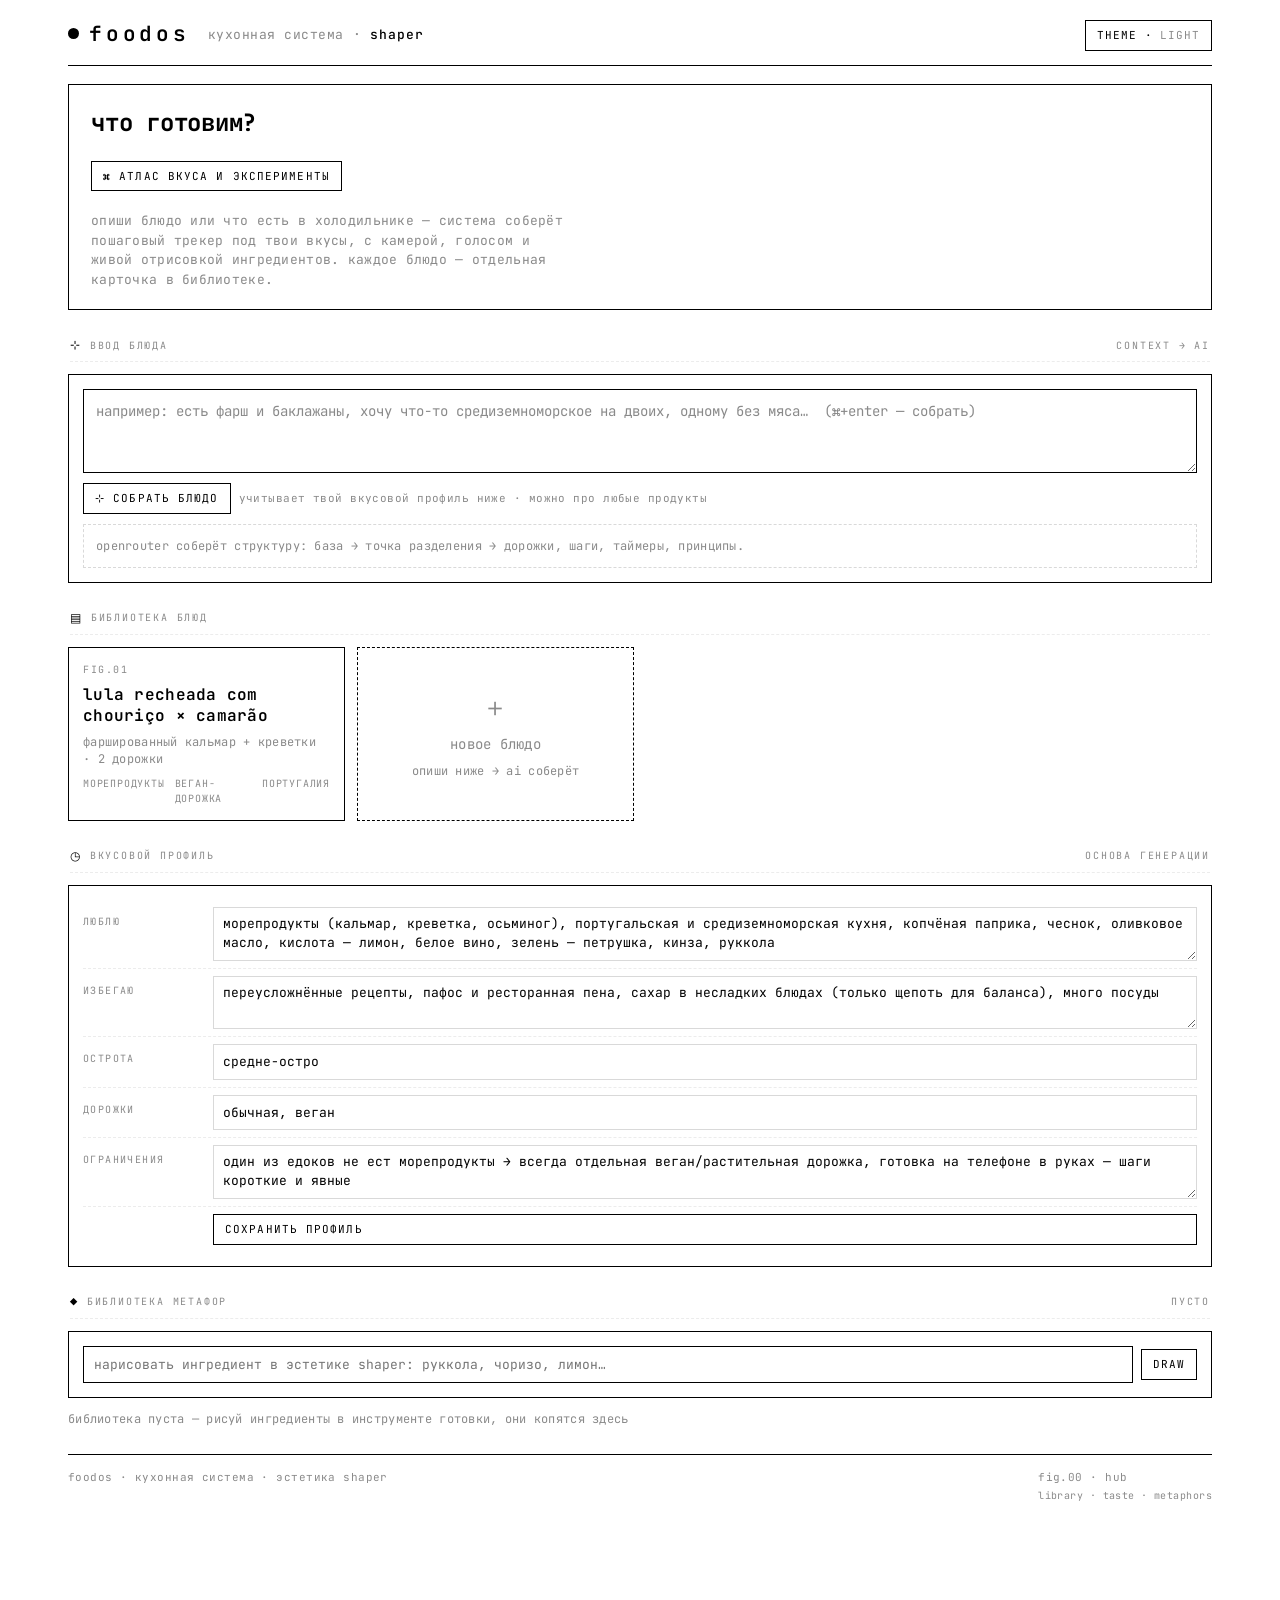
<file: index.html>
<!doctype html>
<html lang="ru">
<head>
<meta charset="utf-8">
<meta name="viewport" content="width=device-width, initial-scale=1, viewport-fit=cover">
<meta name="theme-color" content="#ffffff">
<meta name="apple-mobile-web-app-capable" content="yes">
<title>foodos · кухонная система</title>
<meta name="description" content="foodos — кухонная система в эстетике shaper. библиотека блюд, ввод любого блюда по вкусам, камера-распознавание, голос, живая библиотека метафор.">
<meta property="og:title" content="foodos · кухонная система">
<meta property="og:description" content="библиотека блюд · ввод любого блюда по вкусам · камера-распознавание · растущая библиотека метафор. эстетика shaper.">
<meta property="og:type" content="website">
<meta property="og:url" content="https://foodos-lula-camarao.netlify.app/">
<meta property="og:image" content="https://foodos-lula-camarao.netlify.app/assets/web-cover.png">
<meta name="twitter:card" content="summary_large_image">
<meta name="twitter:image" content="https://foodos-lula-camarao.netlify.app/assets/web-cover.png">
<link rel="preconnect" href="https://fonts.googleapis.com">
<link rel="preconnect" href="https://fonts.gstatic.com" crossorigin>
<link href="https://fonts.googleapis.com/css2?family=JetBrains+Mono:wght@400;500;600;700&display=swap" rel="stylesheet">
<link rel="stylesheet" href="css/shaper.css?v=4">
</head>
<body>
<div class="wrap">

  <header class="top">
    <div class="brand"><span class="dot"></span>foodos</div>
    <div class="crumb">кухонная система · <b>shaper</b></div>
    <div class="ctl"><button class="chip" id="themeChip">theme · <span class="k">light</span></button></div>
  </header>

  <div class="hero">
    <h1>что готовим?</h1>
    <p><a class="chip" href="/atlas/#experiments">⌘ атлас вкуса и эксперименты</a></p>
    <div class="lead">опиши блюдо или что есть в холодильнике — система соберёт пошаговый трекер под твои вкусы, с камерой, голосом и живой отрисовкой ингредиентов. каждое блюдо — отдельная карточка в библиотеке.</div>
  </div>

  <!-- composer -->
  <div class="seclab"><span class="gl">⊹</span> ввод блюда <span class="r">context → ai</span></div>
  <div class="composer">
    <div class="bd">
      <textarea id="ctxInput" placeholder="например: есть фарш и баклажаны, хочу что-то средиземноморское на двоих, одному без мяса…  (⌘+enter — собрать)"></textarea>
      <div class="row">
        <button class="chip" id="composeBtn">⊹ собрать блюдо</button>
        <span class="hint">учитывает твой вкусовой профиль ниже · можно про любые продукты</span>
      </div>
      <div class="compose-out" id="composeOut">openrouter соберёт структуру: база → точка разделения → дорожки, шаги, таймеры, принципы.</div>
    </div>
  </div>

  <!-- library -->
  <div class="seclab"><span class="gl">▤</span> библиотека блюд</div>
  <div class="grid" id="library"></div>

  <!-- taste profile -->
  <div class="seclab"><span class="gl">◷</span> вкусовой профиль <span class="r">основа генерации</span></div>
  <div class="tprofile" id="tProfile"></div>

  <!-- metaphor gallery -->
  <div class="seclab"><span class="gl">◆</span> библиотека метафор <span class="r" id="galleryCount">пусто</span></div>
  <div class="composer" style="margin-bottom:12px"><div class="bd"><div class="row">
    <span class="grow"><input type="text" id="galInput" placeholder="нарисовать ингредиент в эстетике shaper: руккола, чоризо, лимон…"></span>
    <button class="chip" id="galDrawBtn">draw</button>
  </div></div></div>
  <div class="gallery" id="gallery"></div>

  <footer class="stamp">
    <div>foodos · кухонная система · эстетика shaper</div>
    <div class="fig">fig.00 · hub <small>library · taste · metaphors</small></div>
  </footer>
</div>

<script type="module" src="js/hub.js?v=4"></script>
</body>
</html>
</file>
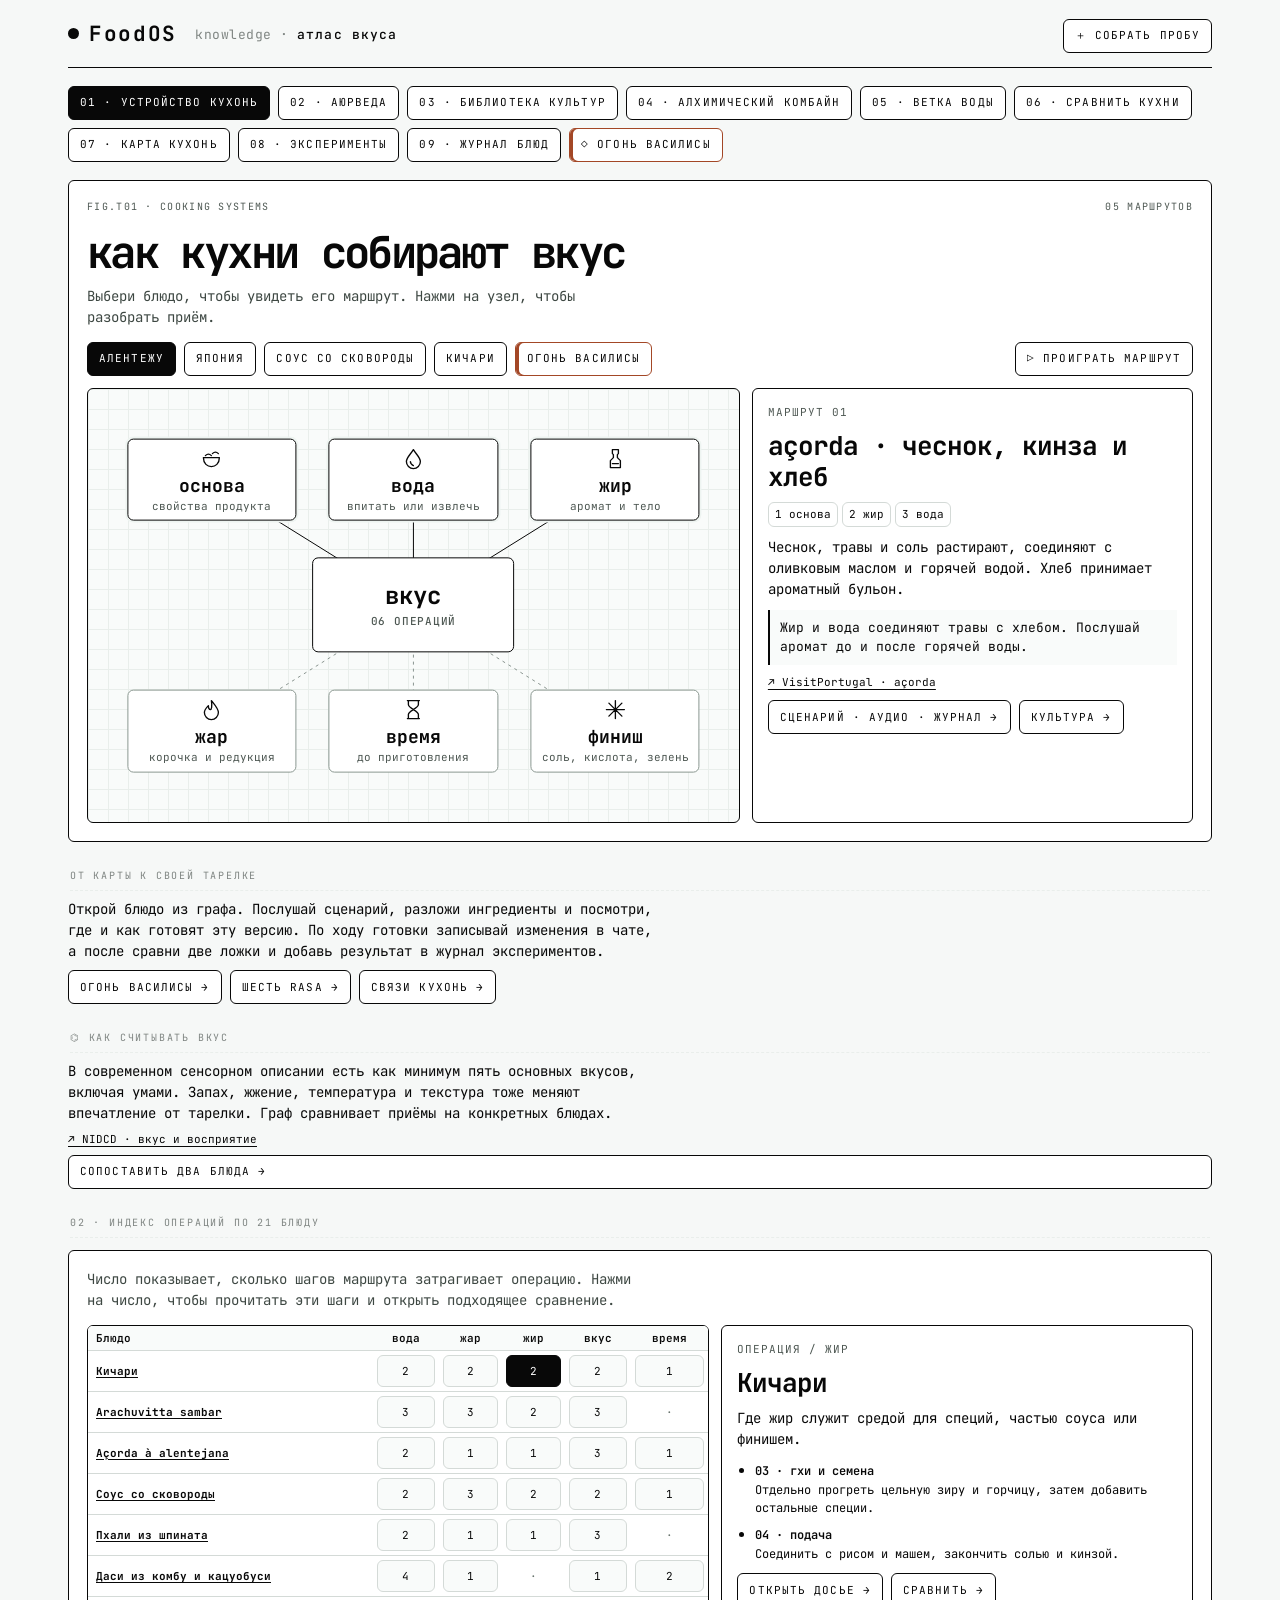
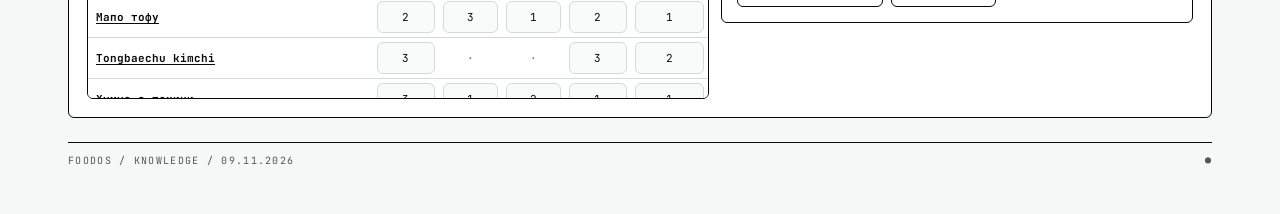
<file: atlas/index.html>
<!doctype html>
<html lang="ru">
<head>
<meta charset="utf-8">
<meta name="foodos-static" content="1">
<meta name="viewport" content="width=device-width, initial-scale=1">
<meta name="theme-color" content="#f6f8f7">
<title>FoodOS · атлас вкуса</title>
<meta name="description" content="Атлас FoodOS. 21 культура и карта традиций, 27 озвученных сценариев, рисунки ингредиентов, чат готовки и журнал экспериментов.">
<link rel="canonical" href="https://foodos-lula-camarao.netlify.app/atlas/">
<meta property="og:type" content="website">
<meta property="og:title" content="FoodOS · атлас вкуса">
<meta property="og:description" content="Атлас FoodOS. 21 культура и карта традиций, 27 озвученных сценариев, рисунки ингредиентов, чат готовки и журнал экспериментов.">
<meta property="og:url" content="https://foodos-lula-camarao.netlify.app/atlas/">
<meta property="og:image" content="https://foodos-lula-camarao.netlify.app/atlas/assets/taste-atlas-cover-v5.png?v=7">
<meta property="og:image:type" content="image/png">
<meta property="og:image:width" content="1200">
<meta property="og:image:height" content="630">
<meta property="og:image:alt" content="FoodOS · граф операций вкуса, 21 культура, озвученные сценарии и чат готовки.">
<meta name="twitter:card" content="summary_large_image">
<meta name="twitter:title" content="FoodOS · атлас вкуса">
<meta name="twitter:description" content="Атлас FoodOS. 21 культура и карта традиций, 27 озвученных сценариев, рисунки ингредиентов, чат готовки и журнал экспериментов.">
<meta name="twitter:image" content="https://foodos-lula-camarao.netlify.app/atlas/assets/taste-atlas-cover-v5.png?v=7">
<meta name="twitter:image:alt" content="FoodOS · граф операций вкуса, 21 культура, озвученные сценарии и чат готовки.">
<link rel="icon" href="data:,">
<link rel="preconnect" href="https://fonts.googleapis.com">
<link rel="preconnect" href="https://fonts.gstatic.com" crossorigin>
<link href="https://fonts.googleapis.com/css2?family=JetBrains+Mono:wght@400;500;600;700&display=swap" rel="stylesheet">
<link rel="stylesheet" href="css/shaper.css?v=19">
<link rel="stylesheet" href="css/taste-atlas.css?v=8">
<script defer src="js/taste-atlas-data.js?v=8"></script>
<script defer src="js/taste-atlas-water.js?v=3"></script>
<script defer src="js/taste-atlas-research.js?v=4"></script>
<script defer src="js/taste-atlas-cultures.js?v=5"></script>
<script defer src="js/taste-atlas-alchemy.js?v=5"></script>
<script defer src="js/taste-atlas-field-data.js?v=8"></script>
<script defer src="js/taste-atlas-map.js?v=7"></script>
<script defer src="js/taste-atlas-experiments.js?v=7"></script>
<script defer src="js/taste-atlas-lab.js?v=7"></script>
<script defer src="js/taste-atlas-compare.js?v=6"></script>
<script defer src="js/taste-atlas.js?v=8"></script>
<script type="module" src="js/taste-atlas-dish.js?v=2"></script>
</head>
<body>
<main class="wrap atlas">
  <header class="top">
    <div class="brand"><a href="https://foodos-lula-camarao.netlify.app/"><span class="dot"></span>FoodOS</a></div>
    <div class="crumb">knowledge · <b>атлас вкуса</b></div>
    <div class="ctl"><a class="chip" href="#compose">＋ собрать пробу</a></div>
  </header>
  <nav class="atlas-nav" aria-label="Карты атласа">
    <a class="chip" href="#systems" id="nav-systems">01 · устройство кухонь</a>
    <a class="chip" href="#ayurveda" id="nav-ayurveda">02 · аюрведа</a>
    <a class="chip" href="#library" id="nav-library">03 · библиотека культур</a>
    <a class="chip" href="#compose" id="nav-compose">04 · алхимический комбайн</a>
    <a class="chip" href="#water" id="nav-water">05 · ветка воды</a>
    <a class="chip" href="#compare" id="nav-compare">06 · сравнить кухни</a>
    <a class="chip" href="#map" id="nav-map">07 · карта кухонь</a>
    <a class="chip" href="#experiments" id="nav-experiments">08 · эксперименты</a>
    <a class="chip" href="#dish" id="nav-dish">09 · журнал блюд</a>
    <a class="chip vasilisa-tab" href="#dish/vasilisa-couscous" id="nav-vasilisa">◇ огонь василисы</a>
  </nav>
  <noscript>Для интерактивных карт включи JavaScript. Исследование и анимированные схемы доступны в Obsidian.</noscript>
  <section id="page-systems" aria-labelledby="systems-title">
    <div class="atlas-primary">
      <div class="atlas-caption"><span>FIG.T01 · COOKING SYSTEMS</span><span>05 МАРШРУТОВ</span></div>
      <h1 id="systems-title">как кухни собирают вкус</h1>
      <p class="atlas-lead">Выбери блюдо, чтобы увидеть его маршрут. Нажми на узел, чтобы разобрать приём.</p>
      <div class="atlas-controls">
        <div class="atlas-choice" id="route-choices" aria-label="Блюдо"></div>
        <button class="chip atlas-play" id="route-play" type="button" aria-pressed="false">▷ проиграть маршрут</button>
      </div>
      <div class="atlas-workbench">
        <div id="route-graph" class="atlas-graph" aria-label="Граф операций"></div>
        <div class="atlas-readout" id="route-detail" aria-live="polite"></div>
      </div>
    </div>
    <aside class="atlas-aside">
      <div class="seclab">от карты к своей тарелке</div>
      <p>Открой блюдо из графа. Послушай сценарий, разложи ингредиенты и посмотри, где и как готовят эту версию. По ходу готовки записывай изменения в чате, а после сравни две ложки и добавь результат в журнал экспериментов.</p>
      <div class="atlas-choice"><a class="chip" href="#dish/vasilisa-couscous">огонь василисы →</a><a class="chip" href="#ayurveda">шесть rasa →</a><a class="chip" href="#map/network">связи кухонь →</a></div>
    </aside>
    <aside class="atlas-aside">
      <div class="seclab">⌬ как считывать вкус</div>
      <p>В современном сенсорном описании есть как минимум пять основных вкусов, включая умами. Запах, жжение, температура и текстура тоже меняют впечатление от тарелки. Граф сравнивает приёмы на конкретных блюдах.</p>
      <a class="atlas-source" href="https://www.nidcd.nih.gov/health/taste-disorders">↗ NIDCD · вкус и восприятие</a>
      <a class="chip" href="#compare">сопоставить два блюда →</a>
    </aside>
    <div class="seclab">02 · индекс операций по 21 блюду</div>
    <div class="atlas-primary operation-index">
      <p class="atlas-lead">Число показывает, сколько шагов маршрута затрагивает операцию. Нажми на число, чтобы прочитать эти шаги и открыть подходящее сравнение.</p>
      <div id="operation-index"></div>
    </div>
  </section>
  <section id="page-ayurveda" aria-labelledby="ayurveda-title" hidden>
    <div class="atlas-primary">
      <div class="atlas-caption"><span>FIG.T02 · ṢAḌ RASA</span><span>06 ОЩУЩЕНИЙ</span></div>
      <h1 id="ayurveda-title">аюрведическая карта вкуса</h1>
      <p class="atlas-lead">Шесть rasa и девять глав о качествах, обработке, сочетаниях, времени и роли жира. Луч открывает ощущение, главы связывают текст с конкретной операцией у плиты.</p>
      <div class="atlas-controls"><button class="chip atlas-play" id="rasa-play" type="button" aria-pressed="false">▷ пройти шесть rasa</button></div>
      <div class="atlas-workbench">
        <div id="rasa-graph" class="atlas-graph rasa-graph" aria-label="Шесть rasa"></div>
        <div id="rasa-detail" class="atlas-readout" aria-live="polite"></div>
      </div>
    </div>
    <div class="seclab">читать · девять глав</div>
    <div class="atlas-lab chapter-lab">
      <div id="ayurveda-chapters" class="atlas-choice" aria-label="Главы"></div>
      <div id="ayurveda-chapter" class="atlas-readout" aria-live="polite"></div>
    </div>
    <div class="seclab">01 · приправа и проба</div>
    <div class="atlas-readout rasa-guide" id="rasa-guide" aria-live="polite"></div>
    <div class="seclab">02 · операции с водой</div>
    <div class="atlas-lab">
      <div id="water-choices" class="atlas-choice" aria-label="Способ подготовки водой"></div>
      <div id="water-detail" class="atlas-readout" aria-live="polite"></div>
    </div>
    <div class="seclab">03 · когда добавлять специи</div>
    <div class="atlas-lab">
      <div id="spice-choices" class="atlas-choice" aria-label="Этап работы со специями"></div>
      <div id="spice-detail" class="atlas-readout" aria-live="polite"></div>
    </div>
    <div class="seclab">04 · восемь факторов еды</div>
    <ol id="factors" class="atlas-factors"></ol>
    <div class="atlas-sources">
      <a class="atlas-source" href="https://carakasamhitaonline.com/index.php?title=Rasa_Vimana">↗ Caraka Saṃhitā · Vimāna 1.21–22</a>
      <a class="atlas-source" href="https://www.nccih.nih.gov/health/ayurvedic-medicine-in-depth">↗ NCCIH · уровень доказательств</a>
    </div>
    <aside class="atlas-aside">
      <div class="seclab">05 · домашняя проба</div>
      <p>Две одинаковые ложки кичари, одинаковая доза гхи. В одной – гхи само по себе, в другой – гхи с прогретой зирой. Сравни запах. Куриное бедро с кожей или вёшенку подай отдельно. Это вариация FoodOS. Классический текст рассматривает мясо и молочные продукты в отдельных категориях.</p>
      <a class="atlas-source" href="https://www.carakasamhitaonline.com/index.php/Annapanavidhi_Adhyaya">↗ Caraka Saṃhitā · Sūtra 27</a>
    </aside>
    <div class="seclab">06 · от классического текста к сравнению кухонь</div>
    <div class="ayurveda-bridges" id="ayurveda-bridges"></div>
  </section>
  <section id="page-library" aria-labelledby="library-title" hidden>
    <div class="atlas-primary">
      <div class="atlas-caption"><span>FIG.T03 · COOKING LIBRARY</span><span id="library-count">21 ПРОФИЛЬ</span></div>
      <h1 id="library-title">библиотека культур</h1>
      <p class="atlas-lead">Открой кухню и посмотри, как устроен её стол и в какой последовательности работают приёмы. У каждого профиля есть локальные варианты, межкультурная пара, разобранное блюдо и операции для комбайна.</p>
      <div class="library-filters">
        <label>Кухня, практика или пример<input type="search" id="library-query" placeholder="например, тамильская или настой"></label>
        <label>Регион<select id="library-zone"><option value="">Все регионы</option></select></label>
        <label>Ощущение<select id="library-rasa"><option value="">Все ощущения</option></select></label>
      </div>
      <div class="library-workbench">
        <div id="library-index" class="library-index" aria-label="Примеры кухонь"></div>
        <div id="library-detail" class="atlas-readout library-detail" aria-label="Профиль кухни"></div>
      </div>
    </div>
    <aside class="atlas-aside">
      <div class="seclab">⌬ как читать параллели</div>
      <p>Тамариндовый настой в самбаре, лимон в чермуле и кислота готового кимчи могут давать заметное кислое ощущение. Это три разных механизма и три разные традиции.</p>
      <div class="atlas-sources"><a class="atlas-source" href="https://premasculinary.com/2020/11/arachuvitta-sambar-recipe.html">↗ Prema’s Culinary · самбар</a><a class="atlas-source" href="https://tasteofmaroc.com/moroccan-fish-tagine-with-chermoula-and-vegetables/">↗ Taste of Maroc · чермула</a><a class="atlas-source" href="https://www.maangchi.com/recipe/tongbaechu-kimchi">↗ Maangchi · кимчи</a></div>
    </aside>
  </section>
  <section id="page-compose" aria-labelledby="compose-title" hidden>
    <div class="atlas-primary">
      <div class="atlas-caption"><span>FIG.T04 · TASTE COMPOSER</span><span id="alchemy-count">05 СТАДИЙ</span></div>
      <h1 id="compose-title">алхимический комбайн</h1>
      <p class="atlas-lead">Собери тарелку из пяти операций разных кухонь. Выбери узел, чтобы поменять приём. Схема покажет, что проходит дальше, что лучше подготовить отдельно и какую переменную сравнить на двух ложках.</p>
      <div id="alchemy"></div>
    </div>
    <details class="atlas-primary legacy-compose" id="legacy-compose">
      <summary>Быстрая сборка · три операции и текст для трекера</summary>
      <div class="compose-selects" id="compose-parts"></div>
      <div class="atlas-choice compose-modes" id="compose-modes" aria-label="Вариант блюда"></div>
      <div class="compose-bench">
        <div class="atlas-readout" id="compose-recipe" aria-live="polite"></div>
        <div class="atlas-readout">
          <div class="atlas-kicker">ПЕРЕДАТЬ В FOODOS</div>
          <label for="compose-prompt">Текст для трекера у плиты</label>
          <textarea id="compose-prompt" readonly rows="9"></textarea>
          <div class="atlas-choice">
            <button id="compose-copy" class="chip" type="button">копировать</button>
            <a class="chip" href="https://foodos-lula-camarao.netlify.app/#ctxInput">открыть композер FoodOS ↗</a>
          </div>
          <small id="compose-status" role="status"></small>
        </div>
      </div>
    </details>
  </section>
  <section id="page-water" aria-labelledby="water-title" hidden>
    <div class="atlas-primary">
      <div class="atlas-caption"><span>FIG.T05 · WATER STUDY</span><span>06 ОПЕРАЦИЙ</span></div>
      <h1 id="water-title">что вода делает со вкусом</h1>
      <p class="atlas-lead">Выбери операцию, чтобы увидеть, что изменилось и на каких блюдах это заметно. Одна кастрюля может пройти несколько узлов подряд.</p>
      <div class="atlas-controls">
        <div class="atlas-choice" id="water-lenses" aria-label="Подсветить общую связь"></div>
        <button class="chip atlas-play" id="water-play" type="button" aria-pressed="false">▷ пройти ветку</button>
      </div>
      <div class="atlas-workbench">
        <div class="atlas-graph" id="water-graph" aria-label="Граф операций с водой"></div>
        <div class="atlas-readout" id="water-branch-detail" aria-live="polite"></div>
      </div>
    </div>
    <div class="seclab">01 · от исследования к плите</div>
    <div class="study-meals" id="water-meals"></div>
    <aside class="atlas-aside">
      <div class="seclab">02 · один ужин, две ложки</div>
      <p>Выбери одну операцию, например выпаривание. Отлей ложку соуса перед увариванием. Сравни с ложкой готового соуса при близкой температуре и только потом реши, сколько соли или кислоты добавить.</p>
    </aside>
  </section>
  <section id="page-compare" aria-labelledby="compare-title" hidden>
    <div class="atlas-primary">
      <div class="atlas-caption"><span>FIG.T06 · COMPARATIVE KITCHENS</span><span>21 МАРШРУТ / 12 РАЗБОРОВ</span></div>
      <h1 id="compare-title">где кухни сходятся</h1>
      <p class="atlas-lead">Выбери две кухни и сравни их через конкретные маршруты. Линия открывает шаги, где они решают похожую задачу. Под графом можно прочитать грамматики кухонь и забрать операции в свою пробу.</p>
      <div class="compare-selects">
        <label>Кухня слева<select id="compare-left"></select></label>
        <label>Кухня справа<select id="compare-right"></select></label>
        <label>Готовый разбор<select id="compare-pair"><option value="">Выбрать пару</option></select></label>
      </div>
      <div class="atlas-choice compare-lenses" id="compare-lenses" aria-label="Фильтр операций"></div>
      <div class="compare-graph" id="compare-graph" aria-label="Два параллельных маршрута"></div>
      <div id="compare-edges" class="atlas-choice compare-edges" aria-label="Связи между этапами"></div>
      <div id="compare-stage" class="library-step compare-stage" aria-live="polite"></div>
    </div>
    <div class="seclab">01 · две грамматики</div>
    <div id="culture-comparison" class="compare-reading"></div>
    <div class="seclab">02 · что можно перенести в свою кухню</div>
    <div class="compare-reading" id="compare-reading"></div>
  </section>
  <section id="page-map" aria-labelledby="map-title" hidden>
    <div class="atlas-primary">
      <div class="atlas-caption"><span>FIG.T07 · CULINARY MAP</span><span>21 КУХНЯ / 23 БЛЮДА</span></div>
      <h1 id="map-title">карта кухонь</h1>
      <div class="atlas-choice field-switch" aria-label="Режим карты">
        <a id="map-mode-network" class="chip" href="#map/network">граф связей</a>
        <a id="map-mode-space" class="chip" href="#map/space">блюда в 3D</a>
      </div>
      <div id="map-network">
        <p class="atlas-lead">Выбери кухню и слой. Тёмные линии показывают, с какими кухнями у выбранного приёма есть разобранная связь.</p>
        <div class="compose-selects"><label>Кухня<select id="network-culture"></select></label></div>
        <div id="network-lenses" class="atlas-choice field-switch" aria-label="Слой графа"></div>
        <div class="atlas-workbench">
          <div id="network-graph" class="field-figure"></div>
          <div id="network-detail" class="atlas-readout field-detail"></div>
        </div>
      </div>
      <div id="map-space" hidden>
        <p class="atlas-lead">Поверни куб и закрепи две точки. Шкала от 0 до 4 описывает место воды, роль жира и время именно в выбранной версии блюда.</p>
        <div class="compose-selects field-pair">
          <label>Точка A<select id="space-a"></select></label>
          <label>Точка B<select id="space-b"></select></label>
        </div>
        <div id="space-graph" class="field-figure space-figure"></div>
        <div class="space-controls">
          <label>Поворот<input id="space-yaw" type="range" min="-180" max="180" step="1" value="34"></label>
          <label>Наклон<input id="space-pitch" type="range" min="-75" max="75" step="1" value="-19"></label>
          <a class="atlas-source" href="assets/atlas-space.gif">смотреть GIF →</a>
        </div>
        <div id="space-detail" class="compare-reading"></div>
      </div>
    </div>
  </section>
  <section id="page-experiments" aria-labelledby="experiments-title" hidden>
    <div class="atlas-primary">
      <div class="atlas-caption"><span>FIG.T08 · FIELD EXPERIMENTS</span><span>02 УЖИНА / A·B</span></div>
      <h1 id="experiments-title">кухонные эксперименты</h1>
      <p class="atlas-lead">Три домашних пробы со специями в гхи. У каждой есть график готовки, трекер, гипотеза и одна переменная для сравнения.</p>
      <div id="dinner-options" class="atlas-choice field-switch" aria-label="Выбор ужина"></div>
      <div id="dinner-detail" class="atlas-readout field-detail"></div>
      <p><a class="atlas-source" href="assets/atlas-dinners.gif">расписания двух ужинов в GIF →</a></p>
    </div>
    <div class="seclab">01 · запланировать → приготовить → сравнить → записать</div>
    <div class="field-log">
      <form id="experiment-form" class="atlas-readout">
        <h2>новая запись</h2>
        <label>Название<input name="name" required maxlength="110" placeholder="например, гхи с зирой"></label>
        <div class="field-form-row">
          <label>Дата<input type="date" name="date" required></label>
          <label>Статус<select name="status"><option value="planned">запланирован</option><option value="cooking">готовлю</option><option value="done">готово</option><option value="archived">архив</option></select></label>
        </div>
        <label>Гипотеза<textarea name="baseline" rows="2" maxlength="650"></textarea></label>
        <label>Что меняю в B<textarea name="variable" rows="2" maxlength="650"></textarea></label>
        <label>Что получилось<textarea name="result" rows="3" maxlength="2000"></textarea></label>
        <details id="experiment-map-fields" class="experiment-map-fields">
          <summary>Разметка своей версии в 3D</summary>
          <label class="field-check"><input name="mapEnabled" type="checkbox">Показать как точку на карте</label>
          <label>Связанная кухня<select name="mapCulture"></select></label>
          <div class="field-form-row field-form-axes">
            <label>Вода<select name="mapWater"></select></label>
            <label>Жир<select name="mapFat"></select></label>
            <label>Время<select name="mapTime"></select></label>
          </div>
        </details>
        <div class="atlas-choice"><button id="experiment-save" type="submit" class="chip">сохранить опыт</button><button id="experiment-clear" type="button" class="chip">новая запись</button></div>
      </form>
      <div class="atlas-readout">
        <h2>журнал и расписание</h2>
        <p>Записи хранятся в этом браузере. JSON переносит их на другое устройство.</p>
        <div class="atlas-choice field-files">
          <button type="button" id="experiment-export" class="chip">экспорт JSON</button>
          <label class="field-file">Импорт JSON<input type="file" id="experiment-import" accept="application/json,.json"></label>
        </div>
        <small id="experiment-status" role="status"></small>
        <div id="experiment-list"></div>
      </div>
    </div>
  </section>
  <section id="page-dish" aria-labelledby="dish-title" hidden>
    <div class="atlas-primary">
      <div class="atlas-caption"><span>FIG.T09 · COOKING LOG</span><span>FOODOS</span></div>
      <label class="dish-select">Блюдо <select id="dish-picker"></select></label>
      <h1 id="dish-title">сценарий и журнал блюда</h1>
      <p class="atlas-lead" id="dish-summary"></p>
      <div id="dish-links"></div>
      <div id="dish-contents" hidden>
        <div class="dish-workbench">
          <section class="atlas-readout" id="dish-guide" aria-label="Живой сценарий" hidden></section>
          <section class="atlas-readout" aria-labelledby="dish-script-title">
            <h2 id="dish-script-title">сценарий у плиты</h2>
            <figure class="dish-illustration" id="dish-illustration" hidden><img alt="" width="569" height="720"><figcaption></figcaption></figure>
            <small id="dish-audio-note"></small>
            <audio id="dish-audio" controls preload="none" aria-label="Озвученный сценарий блюда" hidden></audio>
            <details><summary>Текст озвучки</summary><p id="dish-transcript"></p></details>
            <ol id="dish-steps" class="dish-history"></ol>
            <p class="atlas-cue" id="dish-trial"></p>
          </section>
          <section class="atlas-readout" id="dish-chat" aria-labelledby="dish-log-title">
            <h2 id="dish-log-title">чат готовки</h2>
            <p>Заметки остаются в этом браузере. На HTTPS шеф получает вопрос, шаг блюда и недавние реплики шефа и пользователя.</p>
            <label class="dish-select">Готовка <select id="dish-run"></select></label>
            <ol id="dish-messages" class="dish-messages" aria-label="Сообщения готовки" aria-live="polite"></ol>
            <form id="dish-message-form" class="dish-form">
              <label id="dish-stage-field">Этап <select id="dish-stage"></select></label>
              <label>Наблюдение или вопрос <textarea id="dish-message" rows="2" maxlength="500" required placeholder="Что изменилось на сковороде?"></textarea></label>
              <div class="atlas-choice">
                <button class="chip" type="submit" value="note">записать</button>
                <button class="chip" type="submit" value="question">спросить шефа</button>
              </div>
            </form>
            <details class="dish-format">
              <summary>Формат опыта · A/B, результат и карта</summary>
              <form id="dish-format" class="dish-form">
                <label>Что оставляю в A <textarea name="baseline" maxlength="650" rows="2"></textarea></label>
                <label>Что меняю в B <textarea name="variable" maxlength="650" rows="2"></textarea></label>
                <label>Что получилось <textarea name="result" maxlength="2000" rows="2"></textarea></label>
                <label>Статус <select name="status"><option value="planned">запланирован</option><option value="cooking">готовлю</option><option value="done">готово</option><option value="archived">архив</option></select></label>
                <label class="field-check"><input type="checkbox" name="mapEnabled"> Добавить точку с исходными шкалами блюда</label>
                <div class="atlas-choice"><button class="chip" type="submit">сохранить опыт</button><a class="atlas-source" id="dish-log-map" hidden>своя точка в 3D →</a></div>
              </form>
            </details>
            <small id="dish-status" role="status"></small>
          </section>
        </div>
        <section class="dish-section" aria-labelledby="dish-ingredients-title">
          <h2 id="dish-ingredients-title">ингредиенты · визуальная полка</h2>
          <div class="dish-ingredients" id="dish-ingredients"></div>
        </section>
        <section class="dish-section" aria-labelledby="dish-tradition-title">
          <h2 id="dish-tradition-title">карта традиции</h2>
          <div id="dish-traditions"></div>
        </section>
      </div>
    </div>
  </section>
  <footer class="atlas-footer">FOODOS / KNOWLEDGE / 09.11.2026 <span>●</span></footer>
</main>
</body>
</html>
</file>
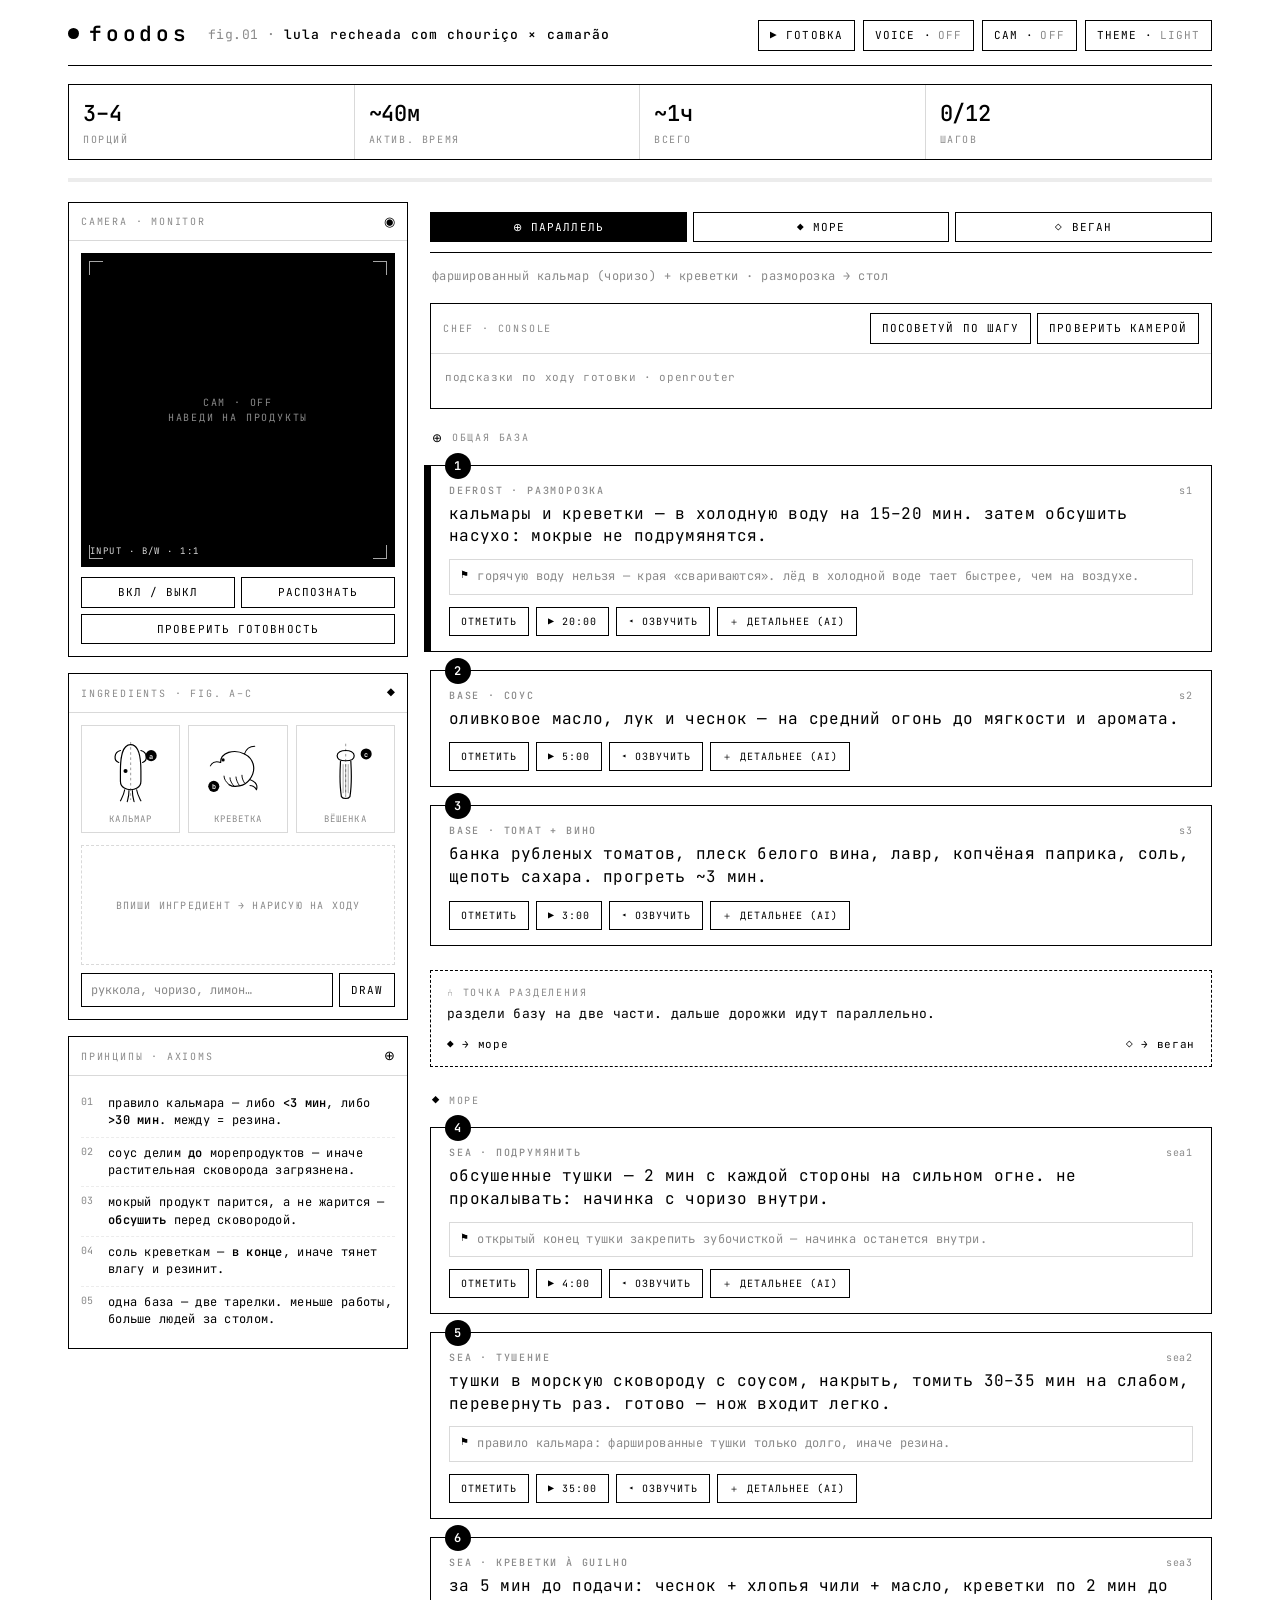
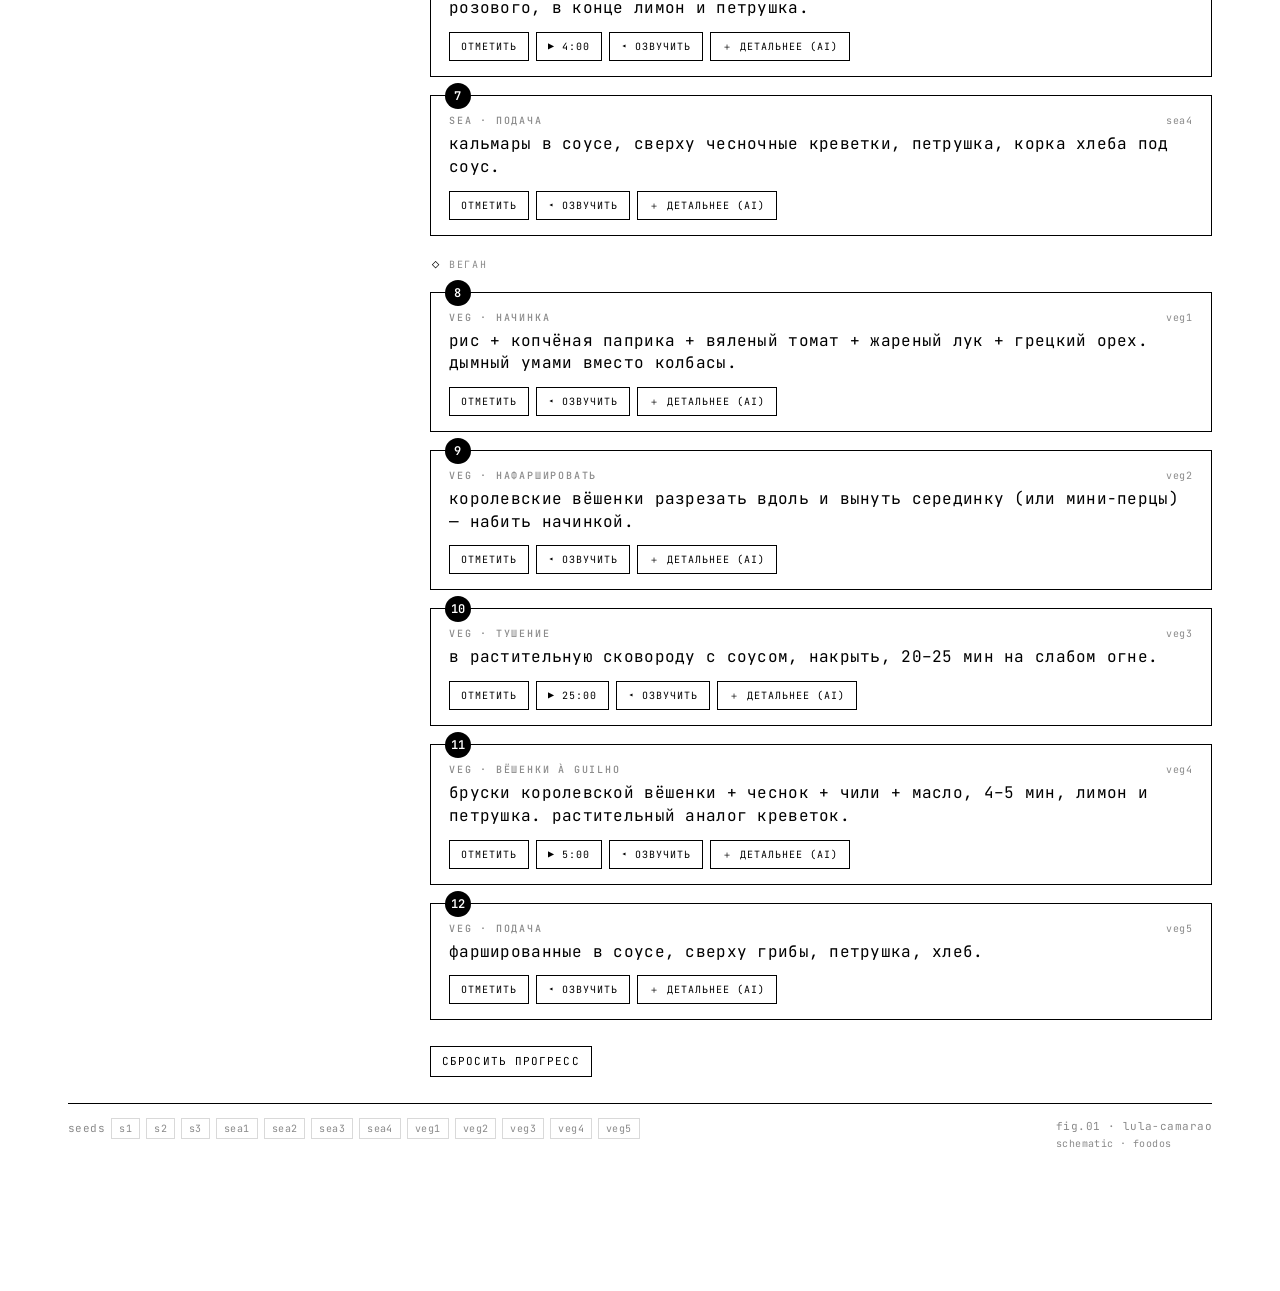
<file: cook.html>
<!doctype html>
<html lang="ru">
<head>
<meta charset="utf-8">
<meta name="viewport" content="width=device-width, initial-scale=1, viewport-fit=cover">
<meta name="theme-color" content="#ffffff">
<meta name="apple-mobile-web-app-capable" content="yes">
<meta name="apple-mobile-web-app-status-bar-style" content="black-translucent">
<title>foodos · инструмент</title>
<link rel="preconnect" href="https://fonts.googleapis.com">
<link rel="preconnect" href="https://fonts.gstatic.com" crossorigin>
<link href="https://fonts.googleapis.com/css2?family=JetBrains+Mono:wght@400;500;600;700&display=swap" rel="stylesheet">
<link rel="stylesheet" href="css/shaper.css?v=4">
</head>
<body>

<!-- ingredient line-art sprite (built-in metaphors; learned ones come from the library) -->
<svg width="0" height="0" style="position:absolute" aria-hidden="true"><defs>
  <symbol id="ing-squid" viewBox="0 0 100 80">
    <line x1="50" y1="6" x2="50" y2="74" stroke="#8a8a8a" stroke-width="1" stroke-dasharray="3 3"/>
    <path d="M50,9 C60,9 62,24 62,40 L62,52 C62,60 54,62 50,62 C46,62 38,60 38,52 L38,40 C38,24 40,9 50,9 Z" fill="none" stroke="currentColor" stroke-width="1.4" stroke-linejoin="round"/>
    <path d="M38,16 C30,18 30,28 36,30" fill="none" stroke="currentColor" stroke-width="1.4" stroke-linecap="round"/>
    <path d="M62,16 C70,18 70,28 64,30" fill="none" stroke="currentColor" stroke-width="1.4" stroke-linecap="round"/>
    <circle cx="44" cy="40" r="2.4" fill="currentColor"/>
    <path d="M43,62 C42,68 40,71 38,75 M48,63 C48,69 47,72 46,76 M52,63 C52,69 53,72 54,76 M57,62 C58,68 60,71 62,75" fill="none" stroke="currentColor" stroke-width="1.3" stroke-linecap="round"/>
    <circle cx="74" cy="22" r="6.5" fill="currentColor"/><text x="74" y="25.5" text-anchor="middle" fill="#fff" font-size="8" font-weight="600" font-family="JetBrains Mono">a</text>
  </symbol>
  <symbol id="ing-shrimp" viewBox="0 0 100 80">
    <path d="M30,30 C30,18 46,14 58,20 C70,26 72,40 64,50 C58,58 46,60 40,56" fill="none" stroke="currentColor" stroke-width="1.4" stroke-linecap="round"/>
    <path d="M40,56 C36,53 34,49 34,46 M46,58 C43,55 41,51 41,48 M52,57 C50,54 48,50 48,47 M58,54 C56,51 55,48 55,45" fill="none" stroke="currentColor" stroke-width="1.1" stroke-linecap="round"/>
    <path d="M30,30 C24,28 20,30 18,34 M58,20 C60,14 64,11 70,11" fill="none" stroke="currentColor" stroke-width="1.2" stroke-linecap="round"/>
    <path d="M64,50 C70,52 74,56 72,62 C70,58 67,57 64,57" fill="none" stroke="currentColor" stroke-width="1.3" stroke-linejoin="round"/>
    <circle cx="33" cy="27" r="1.8" fill="currentColor"/><circle cx="22" cy="58" r="6.5" fill="currentColor"/><text x="22" y="61.5" text-anchor="middle" fill="#fff" font-size="8" font-weight="600" font-family="JetBrains Mono">b</text>
  </symbol>
  <symbol id="ing-mushroom" viewBox="0 0 100 80">
    <line x1="50" y1="8" x2="50" y2="74" stroke="#8a8a8a" stroke-width="1" stroke-dasharray="3 3"/>
    <path d="M40,22 C40,14 60,14 60,22 C60,26 56,28 50,28 C44,28 40,26 40,22 Z" fill="none" stroke="currentColor" stroke-width="1.4" stroke-linejoin="round"/>
    <path d="M44,28 C43,44 43,58 45,70 C47,73 53,73 55,70 C57,58 57,44 56,28" fill="none" stroke="currentColor" stroke-width="1.4" stroke-linejoin="round"/>
    <path d="M47,32 L47,66 M50,32 L50,68 M53,32 L53,66" stroke="currentColor" stroke-width="0.8" opacity="0.5"/>
    <circle cx="74" cy="20" r="6.5" fill="currentColor"/><text x="74" y="23.5" text-anchor="middle" fill="#fff" font-size="8" font-weight="600" font-family="JetBrains Mono">c</text>
  </symbol>
</defs></svg>

<div class="wrap">

  <header class="top">
    <div class="brand"><a href="index.html"><span class="dot"></span>foodos</a></div>
    <div class="crumb" id="crumb">fig.··</div>
    <div class="ctl">
      <button class="chip" id="focusChip">▶ готовка</button>
      <button class="chip" id="voiceChip">voice · <span class="k">off</span></button>
      <button class="chip" id="camChip">cam · <span class="k">off</span></button>
      <button class="chip" id="themeChip">theme · <span class="k">light</span></button>
    </div>
  </header>

  <div class="stats">
    <div class="cell"><div class="v" id="stServ">–</div><div class="l">порций</div></div>
    <div class="cell"><div class="v" id="stActive">–</div><div class="l">актив. время</div></div>
    <div class="cell"><div class="v" id="stTotal">–</div><div class="l">всего</div></div>
    <div class="cell"><div class="v num" id="stDone">0/0</div><div class="l">шагов</div></div>
  </div>
  <div class="progline"><div class="fill" id="progfill" style="right:100%"></div></div>

  <div class="layout">
    <!-- instrument column -->
    <div class="col-panel">
      <div class="panel-sec">
        <div class="hd"><span class="t">camera · monitor</span><span class="g">◉</span></div>
        <div class="bd">
          <div class="cam" id="cam">
            <video id="camVideo" playsinline muted></video>
            <canvas class="ovl" id="camOvl"></canvas>
            <span class="reg tl"></span><span class="reg tr"></span><span class="reg bl"></span><span class="reg br"></span>
            <span class="idle">cam · off<br>наведи на продукты</span>
            <span class="tag">input · b/w · 1:1</span>
            <span class="seen" id="camSeen"></span>
          </div>
          <div class="cam-ctl">
            <button class="chip" id="camToggleBtn">вкл / выкл</button>
            <button class="chip" id="camRecogBtn">распознать</button>
            <button class="chip wide" id="camCheckBtn">проверить готовность</button>
          </div>
        </div>
      </div>

      <div class="panel-sec">
        <div class="hd"><span class="t">ingredients · fig. a–c</span><span class="g">◆</span></div>
        <div class="bd">
          <div class="ing-art" id="ingArt"></div>
          <div class="draw-box" id="drawBox"><div class="ph">впиши ингредиент → нарисую на ходу</div></div>
          <div class="draw-row">
            <input id="drawInput" placeholder="руккола, чоризо, лимон…" autocomplete="off">
            <button class="chip" id="drawBtn">draw</button>
          </div>
        </div>
      </div>

      <div class="panel-sec">
        <div class="hd"><span class="t">принципы · axioms</span><span class="g">⊕</span></div>
        <div class="bd"><div id="axioms"></div></div>
      </div>
    </div>

    <!-- steps column -->
    <div class="col-steps">
      <div class="tracks" id="tracks"></div>
      <p style="color:var(--muted);font-size:12px;letter-spacing:.04em;margin:0 2px 4px"><span id="metaSub"></span></p>

      <div class="console">
        <div class="hd"><span class="t">chef · console</span>
          <span style="display:flex;gap:6px;flex-wrap:wrap">
            <button class="chip" id="adviseBtn">посоветуй по шагу</button>
            <button class="chip" id="checkBtn">проверить камерой</button>
          </span>
        </div>
        <div class="bd" id="consoleBd"><span class="ph">подсказки по ходу готовки · openrouter</span></div>
      </div>

      <div id="steps"></div>
      <button class="chip" id="resetBtn" style="margin-top:8px">сбросить прогресс</button>
    </div>
  </div>

  <footer class="stamp">
    <div class="seeds" id="seeds"></div>
    <div class="fig" id="stampFig">fig.··</div>
  </footer>
</div>

<div class="dock" id="dock"></div>

<!-- FOCUS COOK MODE -->
<div class="focus" id="focus">
  <div class="fhead">
    <span class="ft" id="fcrumb">готовка</span>
    <button class="chip fexit" id="fExit">✕ список</button>
  </div>
  <div class="dots" id="fdots"></div>
  <div class="stage" id="fstage"></div>
  <div class="fnav">
    <button class="chip" id="fPrev">‹ назад</button>
    <button class="chip next" id="fNext">готово · далее ›</button>
  </div>
</div>

<script type="module" src="js/cook.js?v=4"></script>
</body>
</html>
</file>
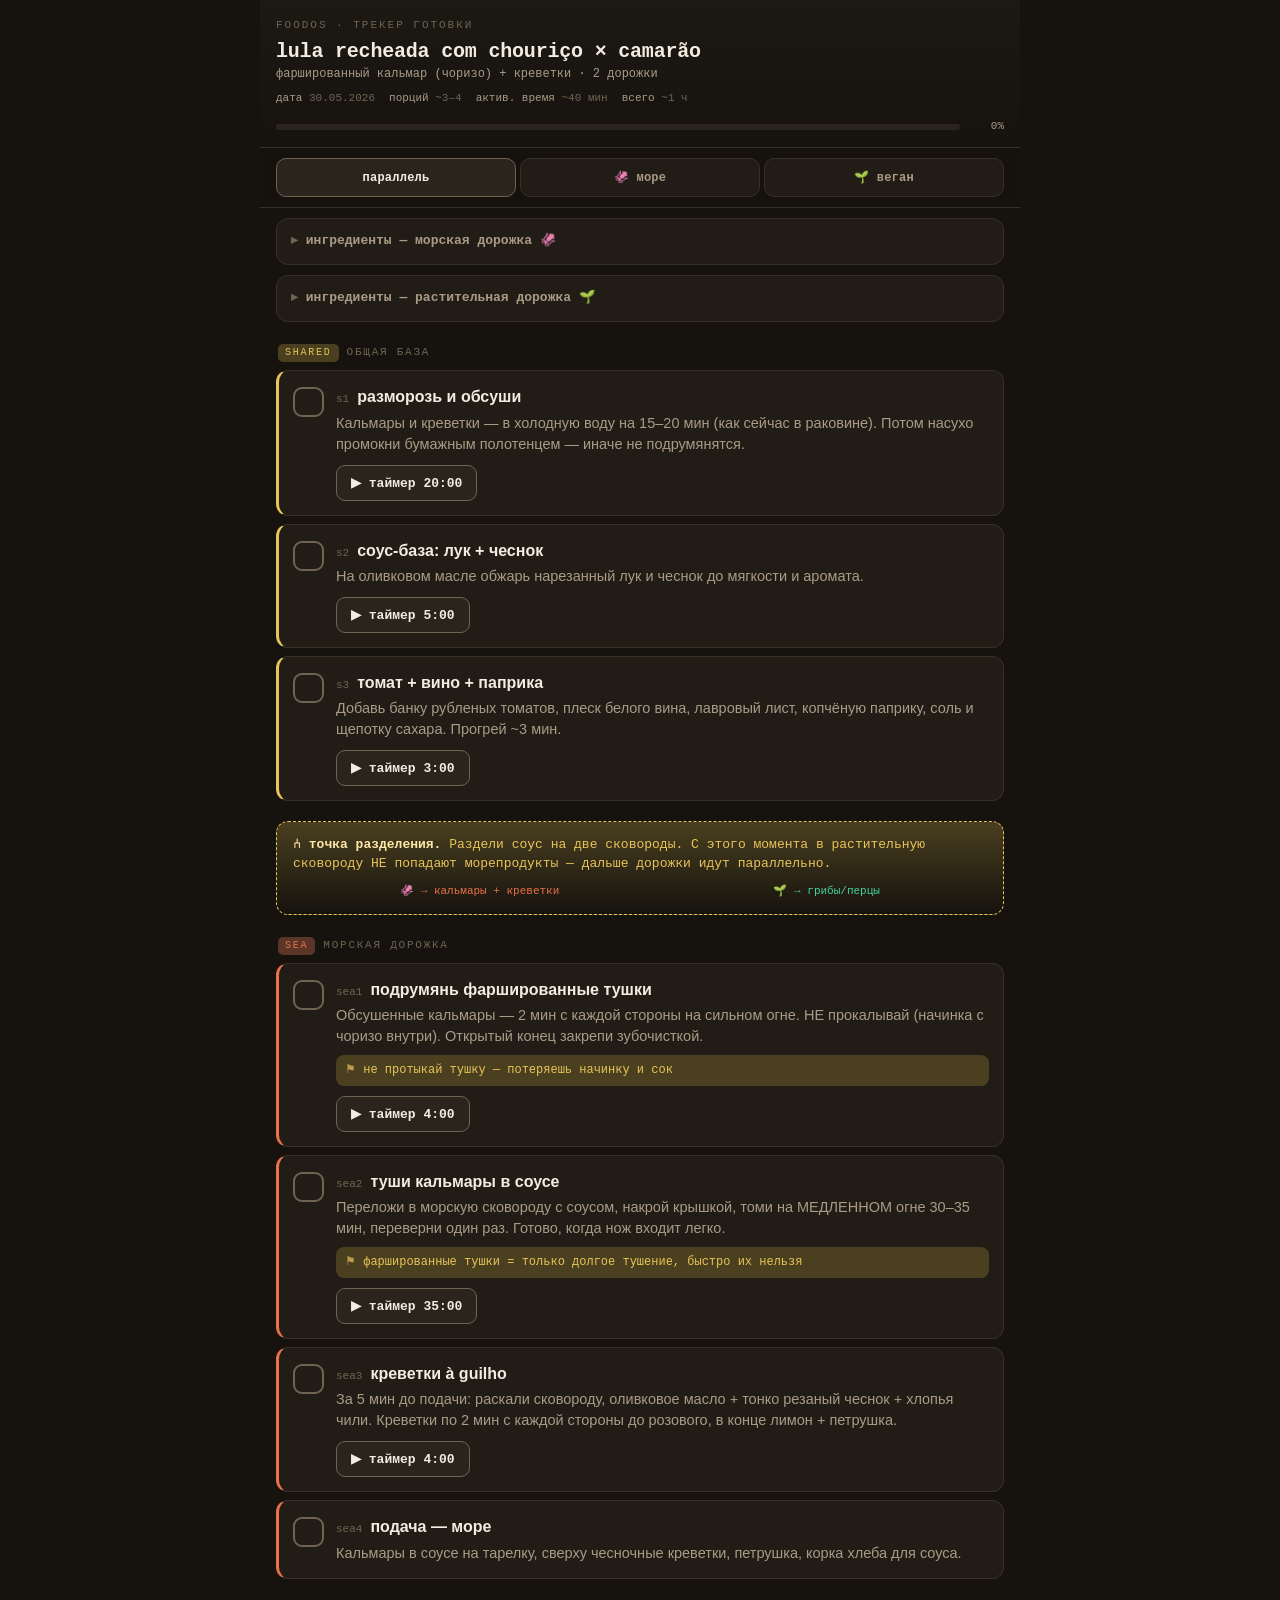
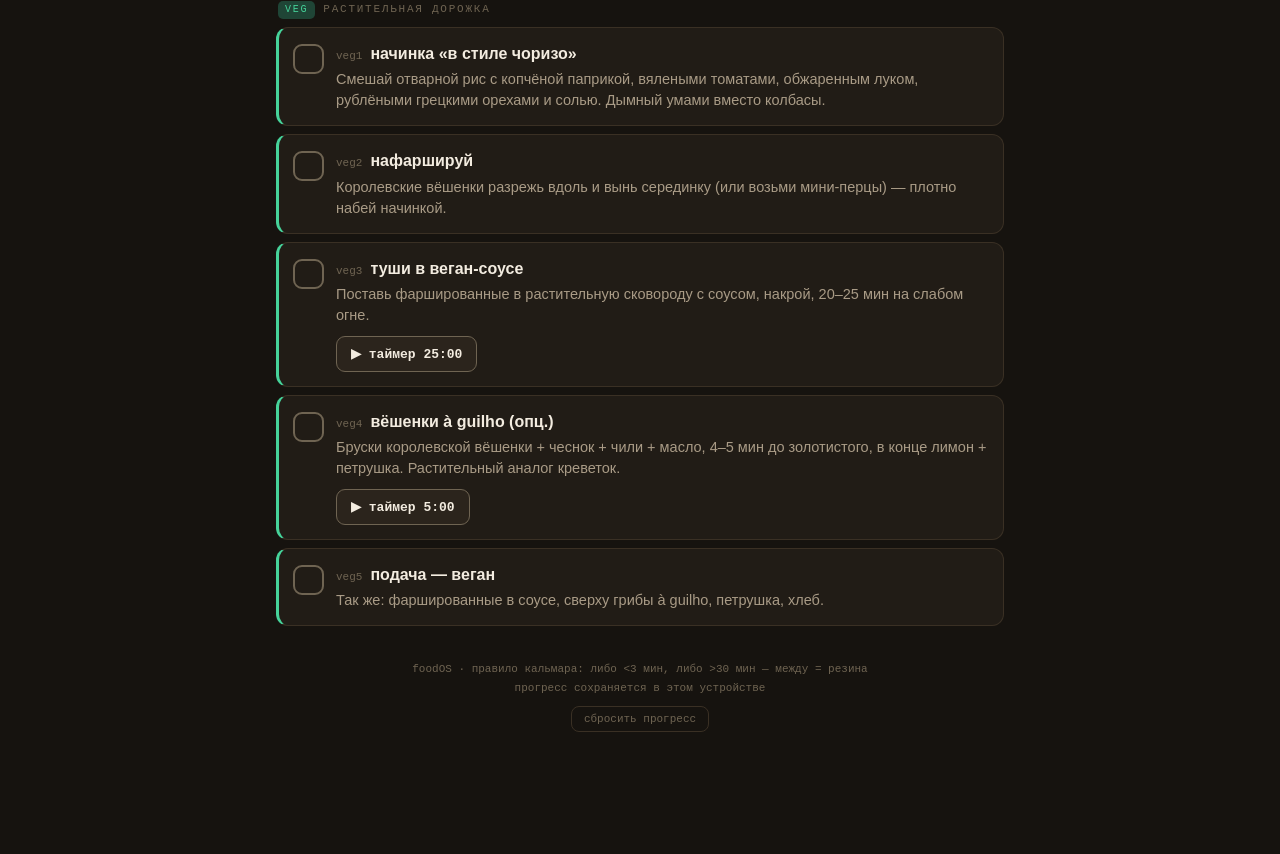
<file: meals/2026-05-30-lula-recheada-camarao.html>
<!DOCTYPE html>
<html lang="ru">
<head>
<meta charset="UTF-8">
<meta name="viewport" content="width=device-width, initial-scale=1.0, viewport-fit=cover">
<meta name="apple-mobile-web-app-capable" content="yes">
<meta name="theme-color" content="#16130f">
<title>foodOS · lula recheada × camarão</title>
<style>
  :root{
    --bg:#16130f; --panel:#211c16; --panel2:#2b241c; --line:#3a3024;
    --ink:#f3ece0; --mut:#a99b86; --faint:#6f6452;
    --sea:#e8704a; --sea-dim:#5a3528;
    --veg:#46d39a; --veg-dim:#1f4536;
    --shared:#e8c45a; --shared-dim:#4a3f1f;
    --mono:'JetBrains Mono',ui-monospace,'SF Mono',Menlo,monospace;
    --sans:-apple-system,BlinkMacSystemFont,'Segoe UI',Roboto,sans-serif;
  }
  *{box-sizing:border-box;-webkit-tap-highlight-color:transparent}
  html,body{margin:0;padding:0;background:var(--bg);color:var(--ink);font-family:var(--sans)}
  body{padding:0 0 120px;max-width:760px;margin:0 auto;font-size:17px;line-height:1.45}
  a{color:inherit}
  .wrap{padding:0 16px}

  /* header */
  header{padding:18px 16px 12px;border-bottom:1px solid var(--line);background:linear-gradient(180deg,#1c1812,#16130f)}
  .kicker{font-family:var(--mono);font-size:11px;letter-spacing:.18em;text-transform:uppercase;color:var(--faint)}
  h1{font-family:var(--mono);font-size:20px;font-weight:700;margin:6px 0 2px;letter-spacing:-.01em;line-height:1.2}
  .sub{font-family:var(--mono);font-size:12px;color:var(--mut)}
  .meta{display:flex;gap:14px;flex-wrap:wrap;margin-top:8px;font-family:var(--mono);font-size:11px;color:var(--faint)}
  .meta b{color:var(--mut);font-weight:500}

  /* progress */
  .progwrap{display:flex;align-items:center;gap:10px;margin-top:12px}
  .progbar{flex:1;height:6px;background:var(--panel2);border-radius:6px;overflow:hidden}
  .progfill{height:100%;width:0;background:linear-gradient(90deg,var(--shared),var(--sea));transition:width .35s ease}
  .progpct{font-family:var(--mono);font-size:11px;color:var(--mut);min-width:34px;text-align:right}

  /* segmented track switch */
  .seg{position:sticky;top:0;z-index:30;display:flex;gap:4px;padding:10px 16px;background:rgba(22,19,15,.92);backdrop-filter:blur(8px);border-bottom:1px solid var(--line)}
  .seg button{flex:1;font-family:var(--mono);font-size:12px;font-weight:600;letter-spacing:.02em;padding:11px 6px;border:1px solid var(--line);background:var(--panel);color:var(--mut);border-radius:10px;cursor:pointer;transition:.15s}
  .seg button.on[data-t=both]{background:var(--panel2);color:var(--ink);border-color:var(--faint)}
  .seg button.on[data-t=sea]{background:var(--sea-dim);color:var(--sea);border-color:var(--sea)}
  .seg button.on[data-t=veg]{background:var(--veg-dim);color:var(--veg);border-color:var(--veg)}

  /* section labels */
  .phase{font-family:var(--mono);font-size:11px;letter-spacing:.16em;text-transform:uppercase;color:var(--faint);margin:22px 2px 8px;display:flex;align-items:center;gap:8px}
  .phase .tag{padding:2px 7px;border-radius:5px;font-size:10px}
  .tag.shared{background:var(--shared-dim);color:var(--shared)}
  .tag.sea{background:var(--sea-dim);color:var(--sea)}
  .tag.veg{background:var(--veg-dim);color:var(--veg)}

  /* split banner */
  .split{margin:20px 0;padding:14px 16px;border:1px dashed var(--shared);border-radius:12px;background:linear-gradient(180deg,var(--shared-dim),transparent);font-family:var(--mono);font-size:13px;color:var(--shared)}
  .split b{color:#ffe9a8}
  .split .arrows{display:flex;justify-content:space-around;margin-top:10px;font-size:11px}
  .split .arrows span:first-child{color:var(--sea)}
  .split .arrows span:last-child{color:var(--veg)}

  /* step card */
  .step{display:flex;gap:12px;padding:14px;margin:8px 0;border:1px solid var(--line);border-left-width:3px;border-radius:12px;background:var(--panel);transition:.2s}
  .step[data-t=sea]{border-left-color:var(--sea)}
  .step[data-t=veg]{border-left-color:var(--veg)}
  .step[data-t=shared]{border-left-color:var(--shared)}
  .step.done{opacity:.5}
  .step.done .s-title{text-decoration:line-through}
  .check{flex:0 0 30px;height:30px;border-radius:9px;border:2px solid var(--faint);background:transparent;cursor:pointer;display:flex;align-items:center;justify-content:center;margin-top:2px;font-size:18px;color:transparent;transition:.15s}
  .step.done .check{background:var(--veg);border-color:var(--veg);color:#0c1f17}
  .step[data-t=sea].done .check{background:var(--sea);border-color:var(--sea);color:#1f0f08}
  .step[data-t=shared].done .check{background:var(--shared);border-color:var(--shared);color:#211c16}
  .s-body{flex:1;min-width:0}
  .s-head{display:flex;align-items:baseline;gap:8px;flex-wrap:wrap}
  .s-num{font-family:var(--mono);font-size:11px;color:var(--faint)}
  .s-title{font-weight:600;font-size:16px}
  .s-desc{color:var(--mut);font-size:14.5px;margin-top:4px}
  .s-tip{margin-top:8px;font-family:var(--mono);font-size:12px;color:var(--shared);background:var(--shared-dim);padding:7px 9px;border-radius:8px;line-height:1.4}
  .s-tip::before{content:"⚑ ";opacity:.7}

  /* timer button */
  .tbtn{margin-top:10px;font-family:var(--mono);font-size:13px;font-weight:600;padding:9px 14px;border:1px solid var(--faint);background:var(--panel2);color:var(--ink);border-radius:9px;cursor:pointer;display:inline-flex;align-items:center;gap:7px}
  .tbtn:active{transform:scale(.97)}
  .tbtn.running{border-color:var(--sea);color:var(--sea)}

  /* ingredients */
  details{margin:10px 0;border:1px solid var(--line);border-radius:12px;background:var(--panel);overflow:hidden}
  summary{padding:13px 14px;font-family:var(--mono);font-size:13px;font-weight:600;cursor:pointer;list-style:none;color:var(--mut)}
  summary::-webkit-details-marker{display:none}
  summary::before{content:"▸ ";color:var(--faint)}
  details[open] summary::before{content:"▾ "}
  .ing{padding:0 16px 14px;font-size:14.5px}
  .ing ul{margin:6px 0;padding-left:18px}
  .ing li{margin:3px 0;color:var(--ink)}
  .ing .h{font-family:var(--mono);font-size:11px;letter-spacing:.1em;text-transform:uppercase;color:var(--faint);margin-top:10px}

  /* running-timers dock */
  .dock{position:fixed;left:0;right:0;bottom:0;z-index:40;max-width:760px;margin:0 auto;background:rgba(27,22,17,.96);backdrop-filter:blur(10px);border-top:1px solid var(--line);padding:10px 14px;display:none;gap:8px;flex-wrap:wrap}
  .dock.show{display:flex}
  .tchip{font-family:var(--mono);font-size:13px;font-weight:700;padding:8px 12px;border-radius:9px;background:var(--panel2);border:1px solid var(--faint);display:flex;align-items:center;gap:8px}
  .tchip.sea{border-color:var(--sea);color:var(--sea)} .tchip.veg{border-color:var(--veg);color:var(--veg)} .tchip.shared{border-color:var(--shared);color:var(--shared)}
  .tchip.ring{animation:flash .6s steps(2) infinite}
  .tchip .x{cursor:pointer;opacity:.6;font-weight:400}
  @keyframes flash{50%{background:var(--sea);color:#1a0e07}}

  .hide{display:none!important}
  footer{padding:26px 16px 10px;text-align:center;font-family:var(--mono);font-size:11px;color:var(--faint);line-height:1.7}
  .reset{margin-top:8px;font-family:var(--mono);font-size:11px;color:var(--faint);background:none;border:1px solid var(--line);padding:6px 12px;border-radius:8px;cursor:pointer}
</style>
</head>
<body>
<header>
  <div class="kicker">foodOS · трекер готовки</div>
  <h1>lula recheada com chouriço × camarão</h1>
  <div class="sub">фаршированный кальмар (чоризо) + креветки · 2 дорожки</div>
  <div class="meta">
    <span><b>дата</b> 30.05.2026</span>
    <span><b>порций</b> ~3–4</span>
    <span><b>актив. время</b> ~40 мин</span>
    <span><b>всего</b> ~1 ч</span>
  </div>
  <div class="progwrap">
    <div class="progbar"><div class="progfill" id="progfill"></div></div>
    <div class="progpct" id="progpct">0%</div>
  </div>
</header>

<div class="seg">
  <button data-t="both" class="on" onclick="setTrack('both')">параллель</button>
  <button data-t="sea" onclick="setTrack('sea')">🦑 море</button>
  <button data-t="veg" onclick="setTrack('veg')">🌱 веган</button>
</div>

<div class="wrap">

  <details>
    <summary>ингредиенты — морская дорожка 🦑</summary>
    <div class="ing">
      <div class="h">главное</div>
      <ul>
        <li>фаршированные кальмары (lula recheada) — вся пачка ~500 г</li>
        <li>креветки — ~12 шт</li>
      </ul>
      <div class="h">соус-база (общая)</div>
      <ul>
        <li>лук 1 · чеснок 4–5 зубч. · оливковое масло</li>
        <li>томаты рубленые 1 банка (≈400 г) · белое вино плеск</li>
        <li>копчёная паприка · лавровый лист · соль/щепотка сахара</li>
      </ul>
      <div class="h">креветки à guilho</div>
      <ul><li>чеснок · хлопья чили · лимон · петрушка</li></ul>
    </div>
  </details>

  <details>
    <summary>ингредиенты — растительная дорожка 🌱</summary>
    <div class="ing">
      <div class="h">вместо кальмара (на выбор)</div>
      <ul>
        <li>королевские вёшенки 3–4 шт (лучший аналог по текстуре) <i>или</i> сладкие мини-перцы</li>
      </ul>
      <div class="h">начинка «в стиле чоризо»</div>
      <ul>
        <li>отварной рис ~1 чашка · копчёная паприка (даёт дым колбасы)</li>
        <li>вяленые томаты · обжаренный лук · грецкие орехи · соль</li>
      </ul>
      <div class="h">соус</div>
      <ul><li>половина общей томатной базы (отделить ДО морепродуктов)</li></ul>
    </div>
  </details>

  <div id="steps"></div>

</div>

<div class="dock" id="dock"></div>

<footer>
  foodOS · правило кальмара: либо &lt;3 мин, либо &gt;30 мин — между = резина<br>
  прогресс сохраняется в этом устройстве
  <br><button class="reset" onclick="resetAll()">сбросить прогресс</button>
</footer>

<script>
const MEAL='lula-2026-05-30';
const STEPS=[
  // ---- shared base ----
  {id:'s1',t:'shared',title:'разморозь и обсуши',desc:'Кальмары и креветки — в холодную воду на 15–20 мин (как сейчас в раковине). Потом насухо промокни бумажным полотенцем — иначе не подрумянятся.',time:1200},
  {id:'s2',t:'shared',title:'соус-база: лук + чеснок',desc:'На оливковом масле обжарь нарезанный лук и чеснок до мягкости и аромата.',time:300},
  {id:'s3',t:'shared',title:'томат + вино + паприка',desc:'Добавь банку рубленых томатов, плеск белого вина, лавровый лист, копчёную паприку, соль и щепотку сахара. Прогрей ~3 мин.',time:180},
  {id:'split',t:'split'},
  // ---- sea ----
  {id:'sea1',t:'sea',title:'подрумянь фаршированные тушки',desc:'Обсушенные кальмары — 2 мин с каждой стороны на сильном огне. НЕ прокалывай (начинка с чоризо внутри). Открытый конец закрепи зубочисткой.',time:240,tip:'не протыкай тушку — потеряешь начинку и сок'},
  {id:'sea2',t:'sea',title:'туши кальмары в соусе',desc:'Переложи в морскую сковороду с соусом, накрой крышкой, томи на МЕДЛЕННОМ огне 30–35 мин, переверни один раз. Готово, когда нож входит легко.',time:2100,tip:'фаршированные тушки = только долгое тушение, быстро их нельзя'},
  {id:'sea3',t:'sea',title:'креветки à guilho',desc:'За 5 мин до подачи: раскали сковороду, оливковое масло + тонко резаный чеснок + хлопья чили. Креветки по 2 мин с каждой стороны до розового, в конце лимон + петрушка.',time:240},
  {id:'sea4',t:'sea',title:'подача — море',desc:'Кальмары в соусе на тарелку, сверху чесночные креветки, петрушка, корка хлеба для соуса.'},
  // ---- veg ----
  {id:'veg1',t:'veg',title:'начинка «в стиле чоризо»',desc:'Смешай отварной рис с копчёной паприкой, вялеными томатами, обжаренным луком, рублёными грецкими орехами и солью. Дымный умами вместо колбасы.',time:0},
  {id:'veg2',t:'veg',title:'нафаршируй',desc:'Королевские вёшенки разрежь вдоль и вынь серединку (или возьми мини-перцы) — плотно набей начинкой.'},
  {id:'veg3',t:'veg',title:'туши в веган-соусе',desc:'Поставь фаршированные в растительную сковороду с соусом, накрой, 20–25 мин на слабом огне.',time:1500},
  {id:'veg4',t:'veg',title:'вёшенки à guilho (опц.)',desc:'Бруски королевской вёшенки + чеснок + чили + масло, 4–5 мин до золотистого, в конце лимон + петрушка. Растительный аналог креветок.',time:300},
  {id:'veg5',t:'veg',title:'подача — веган',desc:'Так же: фаршированные в соусе, сверху грибы à guilho, петрушка, хлеб.'},
];

let track=localStorage.getItem('foodos:'+MEAL+':track')||'both';
const done=new Set(JSON.parse(localStorage.getItem('foodos:'+MEAL+':done')||'[]'));

function saveDone(){localStorage.setItem('foodos:'+MEAL+':done',JSON.stringify([...done]))}
function fmt(s){const m=Math.floor(s/60),x=s%60;return m+':'+String(x).padStart(2,'0')}

function render(){
  const root=document.getElementById('steps');root.innerHTML='';
  let lastPhase='';
  STEPS.forEach(st=>{
    if(st.t==='split'){
      const d=document.createElement('div');d.className='split';d.dataset.phase='split';
      d.innerHTML='<b>⑃ точка разделения.</b> Раздели соус на две сковороды. С этого момента в растительную сковороду НЕ попадают морепродукты — дальше дорожки идут параллельно.'+
        '<div class="arrows"><span>🦑 → кальмары + креветки</span><span>🌱 → грибы/перцы</span></div>';
      root.appendChild(d);return;
    }
    // phase label
    if(st.t!==lastPhase){
      lastPhase=st.t;
      const ph=document.createElement('div');ph.className='phase';ph.dataset.phase=st.t;
      const names={shared:'общая база',sea:'морская дорожка',veg:'растительная дорожка'};
      ph.innerHTML='<span class="tag '+st.t+'">'+st.t+'</span> '+names[st.t];
      root.appendChild(ph);
    }
    const el=document.createElement('div');
    el.className='step'+(done.has(st.id)?' done':'');el.dataset.t=st.t;el.dataset.id=st.id;
    el.innerHTML=
      '<button class="check" onclick="toggle(\''+st.id+'\')">✓</button>'+
      '<div class="s-body">'+
        '<div class="s-head"><span class="s-num">'+st.id+'</span><span class="s-title">'+st.title+'</span></div>'+
        '<div class="s-desc">'+st.desc+'</div>'+
        (st.tip?'<div class="s-tip">'+st.tip+'</div>':'')+
        (st.time?'<button class="tbtn" data-id="'+st.id+'" onclick="startTimer(\''+st.id+'\','+st.time+',\''+st.t+'\')">▶ таймер '+fmt(st.time)+'</button>':'')+
      '</div>';
    root.appendChild(el);
  });
  applyTrack();updateProgress();
}

function applyTrack(){
  document.querySelectorAll('.seg button').forEach(b=>b.classList.toggle('on',b.dataset.t===track));
  const show=t=>track==='both'||t==='shared'||t==='split'||t===track;
  document.querySelectorAll('#steps .step').forEach(e=>e.classList.toggle('hide',!show(e.dataset.t)));
  document.querySelectorAll('#steps .phase').forEach(e=>e.classList.toggle('hide',!show(e.dataset.phase)));
  document.querySelectorAll('#steps .split').forEach(e=>e.classList.toggle('hide',!(track==='both'||track==='sea'||track==='veg')));
}
function setTrack(t){track=t;localStorage.setItem('foodos:'+MEAL+':track',t);applyTrack()}

function toggle(id){
  done.has(id)?done.delete(id):done.add(id);saveDone();
  const el=document.querySelector('.step[data-id="'+id+'"]');if(el)el.classList.toggle('done',done.has(id));
  updateProgress();
}

function updateProgress(){
  const show=t=>track==='both'||t==='shared'||t===track;
  const vis=STEPS.filter(s=>s.t!=='split'&&show(s.t));
  const d=vis.filter(s=>done.has(s.id)).length;
  const pct=vis.length?Math.round(d/vis.length*100):0;
  document.getElementById('progfill').style.width=pct+'%';
  document.getElementById('progpct').textContent=pct+'%';
}

/* ---- timers ---- */
const timers={};let actx=null;
function beep(){try{actx=actx||new(window.AudioContext||window.webkitAudioContext)();const o=actx.createOscillator(),g=actx.createGain();o.connect(g);g.connect(actx.destination);o.frequency.value=880;g.gain.value=.18;o.start();let n=0;const iv=setInterval(()=>{o.frequency.value=n%2?660:880;if(++n>7){o.stop();clearInterval(iv)}},180)}catch(e){}}
function startTimer(id,sec,t){
  if(timers[id]){return}
  timers[id]={left:sec,t:t,title:STEPS.find(s=>s.id===id).title};
  const btn=document.querySelector('.tbtn[data-id="'+id+'"]');if(btn){btn.classList.add('running');}
  timers[id].iv=setInterval(()=>{
    timers[id].left--;
    if(timers[id].left<=0){clearInterval(timers[id].iv);timers[id].ring=true;beep();if(navigator.vibrate)navigator.vibrate([300,120,300]);}
    drawDock();
  },1000);
  drawDock();
}
function stopTimer(id){if(timers[id]){clearInterval(timers[id].iv);delete timers[id];const b=document.querySelector('.tbtn[data-id="'+id+'"]');if(b)b.classList.remove('running');drawDock();}}
function drawDock(){
  const dock=document.getElementById('dock');const ids=Object.keys(timers);
  dock.classList.toggle('show',ids.length>0);dock.innerHTML='';
  ids.forEach(id=>{const tm=timers[id];
    const c=document.createElement('div');c.className='tchip '+tm.t+(tm.ring?' ring':'');
    c.innerHTML=(tm.ring?'⏰ ':'')+tm.title.slice(0,16)+' · '+(tm.left>0?fmt(tm.left):'готово')+' <span class="x" onclick="stopTimer(\''+id+'\')">✕</span>';
    dock.appendChild(c);
  });
}

function resetAll(){if(confirm('Сбросить все галочки и таймеры?')){done.clear();saveDone();Object.keys(timers).forEach(stopTimer);render();}}

render();
</script>
</body>
</html>
</file>
<file: css/shaper.css>
/* ============================================================
   foodos · shaper system stylesheet (v3)
   B&W technical-manual / patent-drawing. no color as meaning.
   1px frames · JetBrains Mono · inversion = active.
   shared by index.html (hub) + cook.html (instrument)
   ============================================================ */

:root{
  --bg:#ffffff; --ink:#000000;
  --soft:#d9d9d9; --hair:#ececec; --muted:#8a8a8a; --hi:#f2f2f2;
  --mono:"JetBrains Mono", ui-monospace, SFMono-Regular, Menlo, Consolas, monospace;
  --frame:1px; --gutter:22px;
  color-scheme: light;
}
:root.dark{
  --bg:#1a1b1f; --ink:#e8e6e2; --soft:#3a3a40; --hair:#26262a; --muted:#9a958d; --hi:#22232a;
  color-scheme: dark;
}
*{box-sizing:border-box}
html,body{margin:0;padding:0;background:var(--bg);color:var(--ink);font-family:var(--mono);
  -webkit-font-smoothing:antialiased;-webkit-tap-highlight-color:transparent}
body{font-size:14px;line-height:1.5;letter-spacing:.02em;text-transform:lowercase}
a{color:inherit;text-decoration:none}
b{font-weight:600}
.num,.tnum{font-variant-numeric:tabular-nums;font-feature-settings:"tnum"}
.wrap{max-width:1180px;margin:0 auto;padding:0 18px 140px}
.hide{display:none!important}
.spin{display:inline-block;animation:sp 1s linear infinite}@keyframes sp{to{transform:rotate(360deg)}}

/* ---------- header ---------- */
header.top{display:grid;grid-template-columns:auto 1fr auto;gap:18px;align-items:baseline;
  border-bottom:var(--frame) solid var(--ink);padding:18px 0 14px;margin-bottom:18px}
header.top .brand{font-weight:600;letter-spacing:.18em;font-size:21px;display:flex;align-items:center;gap:10px}
header.top .brand .dot{width:11px;height:11px;border-radius:50%;background:var(--ink);display:inline-block}
header.top .brand a{display:flex;align-items:center;gap:10px}
header.top .crumb{color:var(--muted);font-size:13px;letter-spacing:.04em;white-space:nowrap;overflow:hidden;text-overflow:ellipsis}
header.top .crumb b{color:var(--ink);font-weight:500;letter-spacing:.08em}
header.top .ctl{justify-self:end;display:flex;gap:8px;flex-wrap:wrap}

.chip{font:inherit;font-size:11px;letter-spacing:.10em;text-transform:uppercase;
  border:var(--frame) solid var(--ink);background:var(--bg);color:var(--ink);
  padding:6px 11px;cursor:pointer;transition:background .12s,color .12s;white-space:nowrap;display:inline-flex;align-items:center;gap:6px}
.chip:hover{background:var(--ink);color:var(--bg)}
.chip.on{background:var(--ink);color:var(--bg)}
.chip .k{color:var(--muted)} .chip.on .k{color:var(--bg)}
.chip:disabled{opacity:.4;cursor:not-allowed}

/* ---------- section label ---------- */
.seclab{font-size:10px;letter-spacing:.18em;text-transform:uppercase;color:var(--muted);
  margin:26px 2px 12px;display:flex;align-items:center;gap:8px;border-bottom:var(--frame) dashed var(--hair);padding-bottom:7px}
.seclab .gl{font-size:12px;color:var(--ink)}
.seclab .r{margin-left:auto;color:var(--muted)}

/* ---------- stats strip ---------- */
.stats{display:grid;grid-template-columns:repeat(4,1fr);border:var(--frame) solid var(--ink);margin-bottom:18px}
.stats .cell{padding:12px 14px;border-right:var(--frame) solid var(--soft)}
.stats .cell:last-child{border-right:0}
.stats .cell .v{font-size:22px;font-weight:500;letter-spacing:-.01em}
.stats .cell .l{font-size:10px;letter-spacing:.16em;text-transform:uppercase;color:var(--muted);margin-top:2px}
.progline{height:4px;background:var(--hair);margin-bottom:20px;position:relative;overflow:hidden}
.progline .fill{position:absolute;inset:0 100% 0 0;background:var(--ink);transition:right .35s ease}

/* ============================================================
   HUB
   ============================================================ */
.hero{border:var(--frame) solid var(--ink);padding:20px 22px;margin-bottom:22px;display:grid;gap:6px}
.hero h1{margin:0;font-size:24px;font-weight:700;letter-spacing:-.01em}
.hero .lead{color:var(--muted);font-size:13px;max-width:60ch;line-height:1.5}

/* new-dish composer */
.composer{border:var(--frame) solid var(--ink);margin-bottom:8px}
.composer .bd{padding:14px;display:grid;gap:10px}
.composer textarea{font:inherit;font-size:14px;background:var(--bg);color:var(--ink);border:var(--frame) solid var(--ink);
  padding:11px 12px;min-height:84px;resize:vertical;text-transform:none;line-height:1.5}
.composer textarea::placeholder{color:var(--muted)}
.composer .row{display:flex;gap:8px;flex-wrap:wrap;align-items:center}
.composer .row .grow{flex:1;min-width:120px}
.composer input[type=text]{font:inherit;font-size:13px;background:var(--bg);color:var(--ink);
  border:var(--frame) solid var(--ink);padding:8px 10px;text-transform:none;width:100%}
.composer .hint{font-size:11px;color:var(--muted);letter-spacing:.04em}
.compose-out{border:var(--frame) dashed var(--soft);padding:12px;font-size:12px;color:var(--muted);min-height:30px;line-height:1.5}

/* dish library grid */
.grid{display:grid;grid-template-columns:repeat(auto-fill,minmax(230px,1fr));gap:12px}
.card{border:var(--frame) solid var(--ink);padding:14px;cursor:pointer;position:relative;overflow:hidden;
  transition:box-shadow .2s;display:grid;gap:8px;min-height:130px;align-content:start}
.card::before{content:"";position:absolute;inset:0;
  background:linear-gradient(110deg,transparent 35%,var(--hi) 50%,transparent 65%);
  opacity:0;transform:translateX(-100%);pointer-events:none;will-change:transform,opacity}
.card>*{position:relative;z-index:1}
.card:hover{box-shadow:0 2px 12px rgba(0,0,0,.08)}
:root.dark .card:hover{box-shadow:0 2px 14px rgba(0,0,0,.5)}
.card:hover::before{animation:shimmer 1.1s ease-out forwards}
@keyframes shimmer{from{transform:translateX(-100%);opacity:.85}55%{opacity:.85}to{transform:translateX(100%);opacity:0}}
.card .fig{font-size:10px;letter-spacing:.16em;text-transform:uppercase;color:var(--muted)}
.card .nm{font-size:16px;font-weight:600;line-height:1.3}
.card .sb{font-size:12px;color:var(--muted);line-height:1.4}
.card .mt{margin-top:auto;display:flex;gap:10px;font-size:10px;letter-spacing:.08em;color:var(--muted);text-transform:uppercase}
.card.add{border-style:dashed;align-content:center;justify-items:center;text-align:center;color:var(--muted)}
.card.add .big{font-size:26px}
.card .del{position:absolute;top:8px;right:8px;font-size:11px;color:var(--muted);z-index:2;opacity:.5}
.card .del:hover{opacity:1;color:var(--ink)}

/* taste profile + metaphor gallery */
.tprofile{border:var(--frame) solid var(--ink);padding:14px}
.tprofile .field{display:grid;grid-template-columns:120px 1fr;gap:10px;padding:7px 0;border-bottom:var(--frame) dashed var(--hair);align-items:start}
.tprofile .field:last-child{border-bottom:0}
.tprofile .field .lbl{font-size:10px;letter-spacing:.14em;text-transform:uppercase;color:var(--muted);padding-top:7px}
.tprofile .field input,.tprofile .field textarea{font:inherit;font-size:13px;background:var(--bg);color:var(--ink);
  border:var(--frame) solid var(--soft);padding:7px 9px;width:100%;text-transform:none}
.tprofile .field textarea{min-height:46px;resize:vertical;line-height:1.45}
@media(max-width:560px){.tprofile .field{grid-template-columns:1fr;gap:4px}}

.gallery{display:grid;grid-template-columns:repeat(auto-fill,minmax(110px,1fr));gap:8px}
.gallery figure{margin:0;border:var(--frame) solid var(--soft);padding:8px 6px 6px;text-align:center;position:relative}
.gallery svg,.gallery img{width:100%;height:78px;object-fit:contain;display:block;color:var(--ink)}
.gallery img{filter:grayscale(1) contrast(1.06);mix-blend-mode:multiply}
:root.dark .gallery img{mix-blend-mode:screen}
.gallery figcaption{font-size:9px;letter-spacing:.10em;text-transform:uppercase;color:var(--muted);margin-top:5px;
  white-space:nowrap;overflow:hidden;text-overflow:ellipsis}
.gallery .del{position:absolute;top:3px;right:5px;font-size:10px;color:var(--muted);opacity:0;cursor:pointer}
.gallery figure:hover .del{opacity:.7}

/* ============================================================
   COOK INSTRUMENT
   ============================================================ */
.layout{display:grid;grid-template-columns:340px minmax(0,1fr);gap:22px;align-items:start}
@media(max-width:860px){.layout{grid-template-columns:1fr}}

.panel-sec{border:var(--frame) solid var(--ink);margin-bottom:16px}
.panel-sec>.hd{display:flex;justify-content:space-between;align-items:center;padding:9px 12px;border-bottom:var(--frame) solid var(--soft)}
.panel-sec>.hd .t{font-size:10px;letter-spacing:.18em;text-transform:uppercase;color:var(--muted)}
.panel-sec>.hd .g{font-size:13px}
.panel-sec>.bd{padding:12px}

/* camera monitor + recognition overlay */
.cam{position:relative;width:100%;aspect-ratio:1/1;border:var(--frame) solid var(--ink);background:var(--ink);overflow:hidden;display:grid;place-items:center}
.cam video{width:100%;height:100%;object-fit:cover;filter:grayscale(1) contrast(1.3) brightness(1.05);display:none}
.cam canvas.ovl{position:absolute;inset:0;width:100%;height:100%;pointer-events:none;display:none}
.cam.live video,.cam.live canvas.ovl{display:block}
.cam .idle{color:var(--muted);font-size:10px;letter-spacing:.18em;text-transform:uppercase;text-align:center;padding:0 18px}
.cam.live .idle{display:none}
.cam .reg{position:absolute;width:14px;height:14px;border:var(--frame) solid var(--bg);opacity:.65;pointer-events:none;z-index:2}
.cam .reg.tl{top:7px;left:7px;border-right:0;border-bottom:0}
.cam .reg.tr{top:7px;right:7px;border-left:0;border-bottom:0}
.cam .reg.bl{bottom:7px;left:7px;border-right:0;border-top:0}
.cam .reg.br{bottom:7px;right:7px;border-left:0;border-top:0}
.cam .tag{position:absolute;left:8px;bottom:8px;color:var(--bg);font-size:9px;letter-spacing:.16em;text-transform:uppercase;opacity:.85;z-index:2}
.cam .seen{position:absolute;right:8px;top:8px;color:var(--bg);font-size:9px;letter-spacing:.10em;text-transform:uppercase;opacity:.85;z-index:2;text-align:right;max-width:60%}
.cam-ctl{display:grid;grid-template-columns:1fr 1fr;gap:6px;margin-top:10px}
.cam-ctl .chip{justify-content:center;display:flex}
.cam-ctl .chip.wide{grid-column:1/-1}

/* ingredient art + draw */
.ing-art{display:grid;grid-template-columns:repeat(3,1fr);gap:8px}
.ing-art figure{margin:0;border:var(--frame) solid var(--soft);padding:8px 6px 6px;text-align:center}
.ing-art svg,.ing-art img{width:100%;height:74px;object-fit:contain;display:block;color:var(--ink)}
.ing-art img{filter:grayscale(1) contrast(1.06);mix-blend-mode:multiply}
:root.dark .ing-art img{mix-blend-mode:screen}
.ing-art figcaption{font-size:9px;letter-spacing:.12em;text-transform:uppercase;color:var(--muted);margin-top:5px}
.draw-box{margin-top:12px;border:var(--frame) dashed var(--soft);min-height:120px;display:grid;place-items:center;padding:10px;position:relative}
.draw-box img{max-width:100%;max-height:220px;display:block;filter:grayscale(1) contrast(1.08);mix-blend-mode:multiply}
:root.dark .draw-box img{mix-blend-mode:screen}
.draw-box .ph{color:var(--muted);font-size:10px;letter-spacing:.12em;text-transform:uppercase;text-align:center}
/* pen-stroke draw animation */
.draw-box img.drawing{animation:reveal .9s ease-out}
@keyframes reveal{from{clip-path:inset(0 100% 0 0);opacity:.4}to{clip-path:inset(0 0 0 0);opacity:1}}
.draw-row{display:flex;gap:6px;margin-top:8px}
.draw-row input{flex:1;min-width:0;font:inherit;font-size:12px;background:var(--bg);color:var(--ink);border:var(--frame) solid var(--ink);padding:7px 9px;text-transform:lowercase}
.draw-row input::placeholder{color:var(--muted)}

.axiom{display:flex;gap:9px;padding:7px 0;border-bottom:var(--frame) dashed var(--hair);font-size:12px;line-height:1.45}
.axiom:last-child{border-bottom:0}
.axiom .i{color:var(--muted);font-size:10px;min-width:18px}

/* track switch */
.tracks{position:sticky;top:0;z-index:20;display:flex;gap:6px;padding:10px 0;background:var(--bg);border-bottom:var(--frame) solid var(--ink);margin-bottom:14px}
.tracks .chip{flex:1;justify-content:center;display:flex;font-size:11px}

.phase-label{font-size:10px;letter-spacing:.18em;text-transform:uppercase;color:var(--muted);margin:20px 2px 12px;display:flex;align-items:center;gap:8px}
.phase-label .gl{font-size:12px;color:var(--ink)}

/* step block */
.step{border:var(--frame) solid var(--ink);padding:17px 18px 15px;margin:18px 0;position:relative;transition:background .14s,color .14s}
.step .num{position:absolute;top:-13px;left:14px;width:26px;height:26px;border-radius:50%;background:var(--ink);color:var(--bg);display:grid;place-items:center;font-size:12px;font-weight:600}
.step .hd{display:flex;justify-content:space-between;align-items:baseline;gap:10px}
.step .ttl{font-size:10px;letter-spacing:.18em;text-transform:uppercase;color:var(--muted);font-weight:500}
.step .id{font-size:10px;color:var(--muted);letter-spacing:.08em}
.step .lead{font-size:16px;margin-top:5px;line-height:1.42}
.step .tip{margin-top:11px;border:var(--frame) solid var(--soft);padding:8px 10px;font-size:12px;color:var(--muted);line-height:1.45;display:flex;gap:8px}
.step .tip .m{color:var(--ink);font-size:10px}
.step .acts{margin-top:12px;display:flex;gap:7px;flex-wrap:wrap}
.step .acts .chip{font-size:10px}
.step.done{background:var(--ink);color:var(--bg)}
.step.done .num{background:var(--bg);color:var(--ink)}
.step.done .ttl,.step.done .id,.step.done .lead{color:var(--bg)}
.step.done .tip{border-color:var(--muted);color:var(--bg)}
.step.done .chip{border-color:var(--bg);color:var(--bg);background:transparent}
.step.done .chip:hover{background:var(--bg);color:var(--ink)}
.step.current{box-shadow:-6px 0 0 var(--ink)}
/* AI-expanded substep */
.step .expand{margin-top:11px;border-top:var(--frame) dashed var(--soft);padding-top:9px;font-size:13px;line-height:1.5;color:var(--muted)}
.step.done .expand{border-color:var(--muted)}

.split{margin:24px 0;border:var(--frame) dashed var(--ink);padding:14px 16px;position:relative}
.split .lab{font-size:10px;letter-spacing:.18em;text-transform:uppercase;color:var(--muted)}
.split .txt{font-size:13px;margin-top:5px;line-height:1.45}
.split .arrows{display:flex;justify-content:space-between;margin-top:12px;font-size:11px;gap:10px;flex-wrap:wrap}
.split .arrows .a{display:flex;align-items:center;gap:7px;letter-spacing:.06em}

/* chef console */
.console{border:var(--frame) solid var(--ink);margin:18px 0}
.console .hd{display:flex;justify-content:space-between;align-items:center;padding:9px 12px;border-bottom:var(--frame) solid var(--soft);gap:8px;flex-wrap:wrap}
.console .hd .t{font-size:10px;letter-spacing:.18em;text-transform:uppercase;color:var(--muted)}
.console .bd{padding:13px 14px;font-size:13px;line-height:1.5;min-height:54px}
.console .bd .ph{color:var(--muted);font-size:11px;letter-spacing:.06em}
.console .bd.think{color:var(--muted)}
.console .bd .blink::after{content:"_";animation:bl 1s steps(2) infinite}@keyframes bl{50%{opacity:0}}

/* timer dock */
.dock{position:fixed;left:0;right:0;bottom:0;z-index:40;background:var(--bg);border-top:var(--frame) solid var(--ink);padding:9px 14px;display:none;gap:8px;flex-wrap:wrap;max-width:1180px;margin:0 auto}
.dock.show{display:flex}
.tchip{font-size:12px;font-weight:600;border:var(--frame) solid var(--ink);padding:7px 11px;display:flex;align-items:center;gap:9px;letter-spacing:.04em}
.tchip.ring{animation:inv .6s steps(2) infinite}@keyframes inv{50%{background:var(--ink);color:var(--bg)}}
.tchip .x{cursor:pointer;color:var(--muted)}

footer.stamp{border-top:var(--frame) solid var(--ink);margin-top:26px;padding-top:14px;display:flex;justify-content:space-between;align-items:flex-start;gap:16px;flex-wrap:wrap;font-size:11px;color:var(--muted);letter-spacing:.04em}
footer.stamp .seeds{display:flex;gap:6px;flex-wrap:wrap;align-items:center}
footer.stamp .seed{border:var(--frame) solid var(--soft);padding:2px 7px;font-size:10px}
footer.stamp .seed.active{background:var(--ink);color:var(--bg);border-color:var(--ink)}
footer.stamp .fig small{display:block;color:var(--muted);font-size:10px;margin-top:2px}

/* toast */
.toast{position:fixed;left:50%;bottom:18px;transform:translateX(-50%);background:var(--ink);color:var(--bg);
  font-size:12px;letter-spacing:.04em;padding:9px 16px;z-index:60;opacity:0;transition:opacity .2s;pointer-events:none;max-width:90vw}
.toast.show{opacity:1}

/* ============================================================
   FOCUS COOK MODE — one big step, hands-free at the stove
   ============================================================ */
.focus{position:fixed;inset:0;z-index:80;background:var(--bg);display:none;flex-direction:column;padding:18px}
.focus.show{display:flex}
.focus .fhead{display:flex;align-items:center;gap:12px;border-bottom:var(--frame) solid var(--ink);padding-bottom:12px}
.focus .fhead .ft{font-size:10px;letter-spacing:.2em;text-transform:uppercase;color:var(--muted)}
.focus .fhead .fexit{margin-left:auto}
.focus .dots{display:flex;gap:6px;flex-wrap:wrap;margin:14px 0 0}
.focus .dots .d{width:9px;height:9px;border:var(--frame) solid var(--ink);border-radius:50%}
.focus .dots .d.done{background:var(--ink)}
.focus .dots .d.cur{box-shadow:0 0 0 3px var(--hair)}
.focus .stage{flex:1;display:flex;flex-direction:column;justify-content:center;gap:18px;padding:8px 2px;min-height:0;overflow:auto}
.focus .stage .pn{font-size:11px;letter-spacing:.2em;text-transform:uppercase;color:var(--muted);display:flex;align-items:center;gap:8px}
.focus .stage .bignum{font-size:13px;color:var(--muted)}
.focus .stage .bigttl{font-size:14px;letter-spacing:.16em;text-transform:uppercase;color:var(--muted)}
.focus .stage .biglead{font-size:clamp(22px,5.5vw,38px);line-height:1.22;font-weight:500;letter-spacing:-.01em}
.focus .stage .bigtip{font-size:14px;color:var(--muted);border:var(--frame) solid var(--soft);padding:11px 13px;line-height:1.5;display:flex;gap:9px}
.focus .stage .bigtip .m{color:var(--ink)}
.focus .stage .bigexpand{font-size:15px;line-height:1.55;color:var(--muted);border-top:var(--frame) dashed var(--soft);padding-top:12px}
.focus .ftimer{font-size:clamp(40px,16vw,120px);font-weight:600;letter-spacing:-.02em;line-height:1;text-align:center}
.focus .ftimer.ring{animation:inv .6s steps(2) infinite}
.focus .frail{display:flex;gap:8px;flex-wrap:wrap;padding-top:14px;border-top:var(--frame) solid var(--ink)}
.focus .frail .chip{font-size:12px;padding:10px 14px}
.focus .fnav{display:grid;grid-template-columns:auto 1fr;gap:10px;margin-top:10px}
.focus .fnav .chip{justify-content:center;display:flex;font-size:14px;padding:14px}
.focus .fnav .next{background:var(--ink);color:var(--bg);font-weight:600;letter-spacing:.08em}
.focus .fnav .next:hover{opacity:.85}
</file>
<file: atlas/css/shaper.css>
/* ============================================================
   foodos · shaper system stylesheet (v3)
   B&W technical-manual / patent-drawing. no color as meaning.
   1px frames · JetBrains Mono · inversion = active.
   shared by index.html (hub) + cook.html (instrument)
   ============================================================ */

:root{
  --bg:#f6f8f7; --paper:#ffffff; --ink:#080808;
  --soft:#d4dad7; --hair:#e9eeeb; --muted:#7f8582; --hi:#eef4f1; --wash:#f9fbfa; --accent:#dfeee8;
  --mono:"JetBrains Mono", ui-monospace, SFMono-Regular, Menlo, Consolas, monospace;
  --frame:1px; --gutter:22px; --radius:6px;
  color-scheme: light;
}
:root.dark{
  --bg:#17191b; --paper:#1d2023; --ink:#e8e6e2; --soft:#3a3a40; --hair:#26262a; --muted:#9a958d; --hi:#22252a; --wash:#191c20; --accent:#26352f;
  color-scheme: dark;
}
*{box-sizing:border-box}
html,body{margin:0;padding:0;background:var(--bg);color:var(--ink);font-family:var(--mono);
  -webkit-font-smoothing:antialiased;-webkit-tap-highlight-color:transparent}
body{font-size:14px;line-height:1.5;letter-spacing:0}
a{color:inherit;text-decoration:none}
b{font-weight:600}
.num,.tnum{font-variant-numeric:tabular-nums;font-feature-settings:"tnum"}
.wrap{max-width:1180px;margin:0 auto;padding:0 18px 140px}
.hide{display:none!important}
.spin{display:inline-block;animation:sp 1s linear infinite}@keyframes sp{to{transform:rotate(360deg)}}

/* ---------- header ---------- */
header.top{display:grid;grid-template-columns:auto 1fr auto;gap:18px;align-items:baseline;
  border-bottom:var(--frame) solid var(--ink);padding:18px 0 14px;margin-bottom:18px}
header.top .brand{font-weight:700;letter-spacing:.08em;font-size:21px;display:flex;align-items:center;gap:10px}
header.top .brand .dot{width:11px;height:11px;border-radius:50%;background:var(--ink);display:inline-block}
header.top .brand a{display:flex;align-items:center;gap:10px}
header.top .crumb{color:var(--muted);font-size:13px;letter-spacing:.04em;white-space:nowrap;overflow:hidden;text-overflow:ellipsis}
header.top .crumb b{color:var(--ink);font-weight:500;letter-spacing:.08em}
header.top .ctl{justify-self:end;display:flex;gap:8px;flex-wrap:wrap}

.chip{font:inherit;font-size:11px;letter-spacing:.10em;text-transform:uppercase;
  border:var(--frame) solid var(--ink);background:var(--paper);color:var(--ink);
  border-radius:var(--radius);padding:6px 11px;cursor:pointer;transition:background .12s,color .12s,transform .12s;white-space:nowrap;display:inline-flex;align-items:center;gap:6px}
.chip.mini{font-size:9px;padding:4px 8px;margin-top:8px}
.chip:hover{background:var(--ink);color:var(--bg)}
.chip:active{transform:translateY(1px)}
.chip.on{background:var(--ink);color:var(--bg)}
.chip.danger{border-color:var(--ink);background:var(--ink);color:var(--bg)}
.chip .k{color:var(--muted)} .chip.on .k{color:var(--bg)}
.chip:disabled{opacity:.4;cursor:not-allowed}

/* ---------- section label ---------- */
.seclab{font-size:10px;letter-spacing:.18em;text-transform:uppercase;color:var(--muted);
  margin:26px 2px 12px;display:flex;align-items:center;gap:8px;border-bottom:var(--frame) dashed var(--hair);padding-bottom:7px}
.seclab .gl{font-size:12px;color:var(--ink)}
.seclab .r{margin-left:auto;color:var(--muted)}

/* ---------- stats strip ---------- */
.stats{display:grid;grid-template-columns:repeat(4,1fr);border:var(--frame) solid var(--ink);margin-bottom:18px}
.stats .cell{padding:12px 14px;border-right:var(--frame) solid var(--soft)}
.stats .cell:last-child{border-right:0}
.stats .cell .v{font-size:22px;font-weight:500;letter-spacing:-.01em}
.stats .cell .l{font-size:10px;letter-spacing:.16em;text-transform:uppercase;color:var(--muted);margin-top:2px}
.progline{height:4px;background:var(--hair);margin-bottom:20px;position:relative;overflow:hidden}
.progline .fill{position:absolute;inset:0 100% 0 0;background:var(--ink);transition:right .35s ease}

.device-state{border:var(--frame) solid var(--ink);background:var(--ink);color:var(--bg);border-radius:var(--radius);padding:13px 14px;margin:-4px 0 20px;display:grid;gap:10px}
.ds-main{display:flex;gap:10px;align-items:flex-start}
.ds-dot{width:11px;height:11px;border-radius:50%;background:var(--bg);box-shadow:0 0 0 4px rgba(255,255,255,.12);margin-top:4px;flex:0 0 auto}
.ds-title{font-size:10px;letter-spacing:.18em;text-transform:uppercase;color:var(--bg)}
.ds-line{font-size:17px;line-height:1.35;margin-top:3px}
.ds-chips{display:flex;gap:7px;flex-wrap:wrap}
.ds-chips span{border:var(--frame) solid rgba(255,255,255,.38);border-radius:999px;padding:4px 8px;font-size:10px;letter-spacing:.10em;text-transform:uppercase;color:var(--bg)}
.ds-next{border-top:var(--frame) dashed rgba(255,255,255,.36);padding-top:8px;font-size:12px;line-height:1.45;color:var(--bg)}

@media(max-width:560px){
  .wrap{padding-left:14px;padding-right:14px}
  header.top{grid-template-columns:1fr;gap:10px;align-items:start}
  header.top .brand{font-size:20px}
  header.top .crumb{white-space:normal;line-height:1.45}
  header.top .ctl{justify-self:start;width:100%}
  .stats{grid-template-columns:repeat(2,minmax(0,1fr))}
  .stats .cell{min-width:0;border-bottom:var(--frame) solid var(--soft)}
  .stats .cell:nth-child(2n){border-right:0}
  .stats .cell:nth-last-child(-n+2){border-bottom:0}
  .stats .cell .v{font-size:20px;overflow-wrap:anywhere}
  .device-state{margin-top:0}
  .ds-line{font-size:15px}
}

/* ============================================================
   HUB
   ============================================================ */
.hero{border:var(--frame) solid var(--ink);background:var(--paper);border-radius:var(--radius);
  padding:20px 22px;margin-bottom:14px;display:grid;gap:6px;box-shadow:0 10px 30px rgba(8,8,8,.04)}
.product-hero{grid-template-columns:minmax(0,1fr) minmax(320px,520px);gap:24px;align-items:stretch;min-height:280px}
.hero .eyebrow{font-size:10px;letter-spacing:.18em;text-transform:uppercase;color:var(--muted);margin-bottom:12px}
.hero h1{margin:0;font-size:clamp(44px,9vw,104px);font-weight:700;letter-spacing:0;line-height:.92}
.hero .lead{color:var(--muted);font-size:13px;max-width:62ch;line-height:1.55;margin-top:18px}
.command-hero{position:relative;overflow:hidden}
.command-hero::before{content:"";position:absolute;left:22px;right:22px;bottom:16px;height:1px;background:var(--hair);opacity:.7}
.hero-copy{display:flex;flex-direction:column;align-items:flex-start;min-width:0}
.hero-tags{display:flex;gap:7px;flex-wrap:wrap;margin-top:16px}
.hero-tags span{border:var(--frame) solid var(--soft);border-radius:999px;padding:4px 8px;font-size:9px;letter-spacing:.12em;text-transform:uppercase;color:var(--muted);background:var(--wash)}
.hero-actions{display:flex;gap:8px;flex-wrap:wrap;margin-top:auto;padding-top:18px}
.system-map{position:relative;border:var(--frame) solid var(--ink);border-radius:var(--radius);background:var(--wash);overflow:hidden;min-height:240px}
.system-map::before{content:"";position:absolute;inset:14px;background:
  linear-gradient(var(--hair) 1px,transparent 1px),linear-gradient(90deg,var(--hair) 1px,transparent 1px);
  background-size:20px 20px;opacity:.9}
.map-rails .r{position:absolute;height:1px;background:var(--ink);transform-origin:left center;opacity:.72;z-index:1}
.map-rails .a{left:96px;top:72px;width:180px;transform:rotate(13deg)}
.map-rails .b{left:50%;top:122px;width:196px;transform:rotate(22deg)}
.map-rails .c{left:88px;bottom:78px;width:168px;transform:rotate(-15deg)}
.map-node{position:absolute;z-index:2;width:116px;min-height:96px;border:var(--frame) solid var(--ink);border-radius:var(--radius);background:var(--paper);padding:8px;display:grid;grid-template-rows:48px auto auto;gap:4px;box-shadow:0 8px 20px rgba(8,8,8,.04);animation:nodeFloat 5.8s ease-in-out infinite}
.map-node.m1{left:24px;top:24px}
.map-node.m2{left:calc(50% - 58px);top:72px;animation-delay:.35s}
.map-node.m3{right:24px;bottom:42px;animation-delay:.7s}
.map-node.m4{left:30px;bottom:26px;animation-delay:1.05s}
.map-icon{height:48px;display:grid;place-items:center;border-bottom:var(--frame) dashed var(--hair);padding-bottom:4px}
.map-icon .symbol-art{height:48px}
.map-node b{font-size:10px;letter-spacing:.14em;text-transform:uppercase;white-space:nowrap;overflow:hidden;text-overflow:ellipsis}
.map-node span{font-size:9px;letter-spacing:.06em;text-transform:uppercase;color:var(--muted);line-height:1.25}
.map-caption{position:absolute;left:16px;right:16px;bottom:10px;z-index:2;font-size:9px;letter-spacing:.16em;text-transform:uppercase;color:var(--muted);white-space:nowrap;overflow:hidden;text-overflow:ellipsis}
@keyframes nodeFloat{0%,100%{transform:translateY(0)}50%{transform:translateY(-3px)}}
.system-strip{display:grid;grid-template-columns:repeat(4,1fr);gap:10px;margin-bottom:22px}
.system-strip>div{border:var(--frame) solid var(--soft);background:var(--paper);border-radius:var(--radius);padding:12px;min-height:74px}
.system-strip b{display:block;font-size:11px;letter-spacing:.16em;text-transform:uppercase;margin-bottom:8px}
.system-strip span{display:block;color:var(--muted);font-size:12px;line-height:1.35}
@media(max-width:780px){
  .product-hero{grid-template-columns:1fr;min-height:0}.system-strip{grid-template-columns:1fr 1fr}
  .system-map{display:grid;grid-template-columns:repeat(2,minmax(0,1fr));gap:8px;min-height:0;padding:14px}
  .system-map::before,.map-rails{display:none}
  .map-node{position:relative;left:auto!important;right:auto!important;top:auto!important;bottom:auto!important;width:auto;min-height:104px}
  .map-caption{position:relative;left:auto;right:auto;bottom:auto;grid-column:1/-1;white-space:normal}
  .hero-actions{margin-top:0}
}

.system-nav{display:flex;gap:8px;flex-wrap:wrap;margin:0 0 14px}
.catalog-dash{display:grid;grid-template-columns:repeat(4,minmax(0,1fr));gap:10px;margin:0 0 20px}
.catalog-tile{border:var(--frame) solid var(--ink);background:var(--paper);border-radius:var(--radius);padding:12px;min-height:112px;display:grid;grid-template-columns:66px minmax(0,1fr);grid-template-rows:1fr auto;gap:6px 12px;align-items:end;position:relative;overflow:hidden}
.catalog-tile::after{display:none}
.catalog-tile .tile-art{grid-row:1/3;align-self:stretch;margin:0;border:var(--frame) solid var(--soft);border-radius:var(--radius);background:var(--wash);display:grid;place-items:center;min-width:0;color:var(--ink)}
.catalog-tile .tile-art .symbol-art{height:64px;padding:4px}
.catalog-tile .hermes-dot{font-size:30px;line-height:1;letter-spacing:0;color:var(--ink);animation:nodeWake 3.4s ease-in-out infinite}
.catalog-tile b{font-size:20px;line-height:1.05;text-transform:uppercase;min-width:0;overflow:hidden;text-overflow:ellipsis}
.catalog-tile>span:not(.tile-art){font-size:9px;letter-spacing:.14em;text-transform:uppercase;color:var(--muted);line-height:1.35;align-self:start}
@keyframes plateSpin{to{transform:rotate(360deg)}}
@media(max-width:720px){.catalog-dash{grid-template-columns:repeat(2,minmax(0,1fr))}}

/* new-dish composer */
.composer{border:var(--frame) solid var(--ink);background:var(--paper);border-radius:var(--radius);margin-bottom:8px}
.composer .bd{padding:14px;display:grid;gap:10px}
.composer textarea{font:inherit;font-size:14px;background:var(--paper);color:var(--ink);border:var(--frame) solid var(--ink);
  border-radius:var(--radius);padding:11px 12px;min-height:84px;resize:vertical;text-transform:none;line-height:1.5}
.composer textarea::placeholder{color:var(--muted)}
.composer .row{display:flex;gap:8px;flex-wrap:wrap;align-items:center}
.composer .row .grow{flex:1;min-width:120px}
.composer input[type=text]{font:inherit;font-size:13px;background:var(--paper);color:var(--ink);
  border:var(--frame) solid var(--ink);border-radius:var(--radius);padding:8px 10px;text-transform:none;width:100%}
.composer .hint{font-size:11px;color:var(--muted);letter-spacing:.04em}
.compose-out{border:var(--frame) dashed var(--soft);padding:12px;font-size:12px;color:var(--muted);min-height:30px;line-height:1.5}

/* dish library grid */
.grid{display:grid;grid-template-columns:repeat(auto-fill,minmax(230px,1fr));gap:12px}
.card{border:var(--frame) solid var(--ink);background:var(--paper);border-radius:var(--radius);padding:14px;cursor:pointer;position:relative;overflow:hidden;
  transition:box-shadow .2s,transform .2s,border-color .2s;display:grid;gap:9px;min-height:130px;align-content:start}
.card::before{content:"";position:absolute;inset:0;
  background:linear-gradient(110deg,transparent 35%,var(--hi) 50%,transparent 65%);
  opacity:0;transform:translateX(-100%);pointer-events:none;will-change:transform,opacity}
.card>*{position:relative;z-index:1}
.card:hover{box-shadow:0 14px 28px rgba(8,8,8,.08);transform:translateY(-2px)}
:root.dark .card:hover{box-shadow:0 2px 14px rgba(0,0,0,.5)}
.card:hover::before{animation:shimmer 1.1s ease-out forwards}
@keyframes shimmer{from{transform:translateX(-100%);opacity:.85}55%{opacity:.85}to{transform:translateX(100%);opacity:0}}
.card .fig{font-size:10px;letter-spacing:.16em;text-transform:uppercase;color:var(--muted)}
.card .nm{font-size:16px;font-weight:600;line-height:1.3}
.card .sb{font-size:12px;color:var(--muted);line-height:1.4}
.card .mt{margin-top:auto;display:flex;gap:10px;font-size:10px;letter-spacing:.08em;color:var(--muted);text-transform:uppercase}
.card.add{border-style:dashed;align-content:center;justify-items:center;text-align:center;color:var(--muted)}
.card.add .big{font-size:26px}
.card .del{position:absolute;top:8px;right:8px;font-size:11px;color:var(--muted);z-index:2;opacity:.5}
.card .del:hover{opacity:1;color:var(--ink)}
.card-art{height:104px;border:var(--frame) solid var(--soft);border-radius:var(--radius);background:var(--wash);display:grid;place-items:center;overflow:hidden;position:relative}
.card-art svg{width:100%;height:100%;display:block}
.card-art .draw-line{fill:none;stroke:var(--ink);stroke-width:1.4;stroke-linecap:round;stroke-linejoin:round;stroke-dasharray:220;stroke-dashoffset:220;animation:drawStroke 1.4s ease forwards}
.card-art .delay-1{animation-delay:.08s}.card-art .delay-2{animation-delay:.22s}.card-art .delay-3{animation-delay:.36s}
.card-art .ink-dot{fill:var(--ink)}.card-art .ring{fill:none;stroke:var(--ink);stroke-width:1.2}.card-art .mini{fill:var(--muted);opacity:.65}
.card-art .heat{stroke-dasharray:90;animation-duration:1.8s}.card-art .pulse{transform-origin:center;animation:pulseDot 2s ease-in-out infinite}
.card:hover .card-art .draw-line{animation-name:drawStrokeAgain}
.meal-art{height:116px;padding:8px}
.meal-objects{width:100%;height:100%;display:grid;grid-template-columns:repeat(4,minmax(0,1fr));align-items:center;gap:3px;position:relative;z-index:1}
.meal-objects span{height:82px;display:grid;place-items:center;transition:transform .2s ease}
.meal-objects span:nth-child(2){transform:translateY(-4px)}
.meal-objects .symbol-art{height:82px}
.meal-objects img{width:100%;height:82px;object-fit:contain;filter:grayscale(1) contrast(1.05);mix-blend-mode:multiply}
:root.dark .meal-objects img{mix-blend-mode:screen}
.meal-rail{position:absolute;left:16px;right:16px;bottom:11px;display:flex;gap:10px;align-items:center}
.meal-rail span{height:2px;background:var(--soft);flex:1}
.meal-card:hover .meal-objects span:nth-child(1){transform:translate(-2px,-2px)}
.meal-card:hover .meal-objects span:nth-child(2){transform:translateY(-8px)}
.meal-card:hover .meal-objects span:nth-child(3){transform:translate(2px,-2px)}
.meal-card:hover .meal-art::after{content:"";position:absolute;left:50%;top:12px;width:1px;height:28px;background:var(--ink);opacity:.55;animation:steamLine 1.1s ease-out infinite}
@keyframes drawStroke{to{stroke-dashoffset:0}}
@keyframes drawStrokeAgain{from{stroke-dashoffset:220}to{stroke-dashoffset:0}}
@keyframes pulseDot{0%,100%{opacity:.35;transform:scale(.85)}50%{opacity:1;transform:scale(1.1)}}
@keyframes steamLine{from{transform:translate(-50%,18px);opacity:.05}45%{opacity:.6}to{transform:translate(-50%,-8px);opacity:0}}

/* equipment + knowledge */
.meal-history{display:grid;grid-template-columns:repeat(auto-fit,minmax(260px,1fr));gap:10px;margin-bottom:10px}
.history-card{border:var(--frame) solid var(--ink);border-radius:var(--radius);background:var(--paper);padding:10px;display:grid;grid-template-columns:64px minmax(0,1fr) auto;gap:10px;align-items:center}
.history-mark{height:64px;border:var(--frame) solid var(--soft);border-radius:var(--radius);background:var(--wash);display:grid;place-items:center;overflow:hidden}
.history-mark .symbol-art{height:60px;padding:3px}
.history-card span{display:block;font-size:9px;letter-spacing:.14em;text-transform:uppercase;color:var(--muted)}
.history-card b{display:block;font-size:13px;line-height:1.3;white-space:nowrap;overflow:hidden;text-overflow:ellipsis;margin-top:3px}
.history-card small{display:block;font-size:10px;color:var(--muted);line-height:1.35;margin-top:4px}
.history-empty{border:var(--frame) dashed var(--soft);border-radius:var(--radius);background:var(--paper);padding:14px;display:grid;gap:5px;color:var(--muted);font-size:12px}
.history-empty b{font-size:10px;letter-spacing:.16em;text-transform:uppercase;color:var(--ink)}
.equipment-ledger{display:grid;gap:12px;margin-bottom:10px}
.device-ledger-card{border:var(--frame) solid var(--ink);border-radius:var(--radius);background:var(--paper);display:grid;grid-template-columns:180px minmax(0,1fr) minmax(210px,280px);gap:0;overflow:hidden}
.device-mark{background:var(--wash);border-right:var(--frame) solid var(--ink);min-height:190px;display:grid;place-items:center;padding:16px}
.device-mark .symbol-art{height:150px}
.device-copy{padding:16px;display:grid;align-content:center;gap:8px;min-width:0}
.device-copy h2{font-size:22px;line-height:1.15;margin:0;letter-spacing:0}
.device-copy p{margin:0;color:var(--muted);font-size:13px;line-height:1.5;max-width:62ch}
.device-facts{display:flex;gap:7px;flex-wrap:wrap;margin-top:6px}
.device-facts span{border:var(--frame) solid var(--soft);border-radius:999px;padding:4px 8px;font-size:9px;letter-spacing:.10em;text-transform:uppercase;color:var(--muted);max-width:100%;overflow:hidden;text-overflow:ellipsis}
.device-next{border-left:var(--frame) solid var(--soft);padding:16px;background:var(--wash);display:grid;align-content:center;gap:8px}
.device-next b{font-size:10px;letter-spacing:.16em;text-transform:uppercase}
.device-next ol{margin:0;padding-left:18px;display:grid;gap:7px;font-size:12px;line-height:1.4;color:var(--muted)}
.equipment-cats{display:grid;grid-template-columns:repeat(3,minmax(0,1fr));gap:10px}
.equipment-cat{border:var(--frame) solid var(--ink);border-radius:var(--radius);background:var(--paper);overflow:hidden}
.cat-head{border-bottom:var(--frame) solid var(--soft);padding:11px 12px;background:var(--wash)}
.cat-head b{display:block;font-size:11px;letter-spacing:.16em;text-transform:uppercase}
.cat-head span{display:block;font-size:11px;color:var(--muted);line-height:1.35;margin-top:4px}
.kit-grid{display:grid;gap:0}
.kit-item{position:relative;display:grid;grid-template-columns:58px minmax(0,1fr);gap:9px;padding:10px 12px;border-bottom:var(--frame) dashed var(--hair);min-height:78px;align-items:center}
.kit-item:last-child{border-bottom:0}
.kit-item::after{content:attr(data-status);position:absolute;right:9px;top:7px;font-size:8px;letter-spacing:.12em;text-transform:uppercase;color:var(--muted)}
.kit-icon{height:58px;border:var(--frame) solid var(--soft);border-radius:var(--radius);background:var(--wash);display:grid;place-items:center;overflow:hidden}
.kit-icon .symbol-art{height:54px;padding:3px}
.kit-item b{display:block;font-size:12px;line-height:1.25;padding-right:58px}
.kit-item span{display:block;font-size:11px;color:var(--ink);line-height:1.35;margin-top:3px}
.kit-item small{display:block;font-size:10px;color:var(--muted);line-height:1.35;margin-top:4px}
.knowledge-panel{margin-bottom:10px}
.kb-board{border:var(--frame) solid var(--ink);border-radius:var(--radius);background:var(--paper);display:grid;grid-template-columns:minmax(230px,.8fr) minmax(0,1.4fr);overflow:hidden}
.kb-principles{padding:14px;border-right:var(--frame) solid var(--ink);background:var(--wash)}
.kb-principles b{display:block;font-size:10px;letter-spacing:.16em;text-transform:uppercase;margin-bottom:10px}
.kb-principles ol{margin:0;padding-left:18px;display:grid;gap:8px;font-size:12px;line-height:1.45;color:var(--muted)}
.kb-sources{display:grid;grid-template-columns:repeat(2,minmax(0,1fr));gap:10px;padding:12px}
.kb-source{border:var(--frame) solid var(--soft);border-radius:var(--radius);background:var(--wash);padding:10px;min-height:122px;display:grid;align-content:start;gap:6px}
.kb-source span{font-size:8px;letter-spacing:.12em;text-transform:uppercase;color:var(--muted)}
.kb-source b{font-size:12px;line-height:1.3}
.kb-source p{margin:0;font-size:11px;color:var(--muted);line-height:1.45}
.kb-source small{font-size:9px;color:var(--muted);line-height:1.35;border-top:var(--frame) dashed var(--hair);padding-top:6px;margin-top:auto;overflow-wrap:anywhere}
@media(max-width:900px){
  .device-ledger-card{grid-template-columns:150px minmax(0,1fr)}
  .device-next{grid-column:1/-1;border-left:0;border-top:var(--frame) solid var(--soft)}
  .equipment-cats{grid-template-columns:1fr}
  .kb-board{grid-template-columns:1fr}
  .kb-principles{border-right:0;border-bottom:var(--frame) solid var(--ink)}
}
@media(max-width:560px){
  .device-ledger-card{grid-template-columns:1fr}
  .device-mark{border-right:0;border-bottom:var(--frame) solid var(--ink);min-height:150px}
  .device-mark .symbol-art{height:120px}
  .kb-sources{grid-template-columns:1fr}
}

/* object memory + voice */
.memory-tools{border:var(--frame) solid var(--ink);background:var(--paper);border-radius:var(--radius);padding:12px;margin-bottom:12px;display:grid;gap:10px}
.memory-tools .row,.voice-panel .row{display:flex;gap:8px;flex-wrap:wrap;align-items:center}
.memory-tools .grow{flex:1;min-width:150px}
.memory-tools input,.memory-tools select,.voice-panel input{font:inherit;font-size:12px;background:var(--paper);color:var(--ink);border:var(--frame) solid var(--ink);border-radius:var(--radius);padding:8px 10px}
.memory-tools input,.voice-panel input{width:100%}
.memory-tools select{min-height:34px}
.item-grid{display:grid;grid-template-columns:repeat(auto-fill,minmax(210px,1fr));gap:10px}
.item-card{border:var(--frame) solid var(--soft);background:var(--paper);border-radius:var(--radius);padding:10px;position:relative;display:grid;gap:8px;min-height:220px}
.item-card .del{position:absolute;top:7px;right:7px;border:var(--frame) solid var(--soft);background:var(--paper);color:var(--muted);border-radius:50%;width:22px;height:22px;cursor:pointer}
.item-art{height:122px;border:var(--frame) solid var(--soft);border-radius:var(--radius);background:var(--wash);display:grid;place-items:center;overflow:hidden;padding:8px}
.item-art img{width:100%;height:100%;object-fit:contain;object-position:center;filter:grayscale(1) contrast(1.06);mix-blend-mode:multiply}
:root.dark .item-art img{mix-blend-mode:screen}
.item-art span{font-size:28px;color:var(--muted)}
.item-card .fig{font-size:9px;letter-spacing:.14em;text-transform:uppercase;color:var(--muted)}
.item-card .nm{font-size:13px;font-weight:600;line-height:1.3}
.item-card .sb{font-size:11px;color:var(--muted);line-height:1.35;min-height:16px}
.item-card .mt{margin-top:auto;display:flex;gap:6px;flex-wrap:wrap;font-size:9px;letter-spacing:.08em;text-transform:uppercase;color:var(--muted)}
.voice-panel{border:var(--frame) solid var(--ink);background:var(--paper);border-radius:var(--radius);padding:14px;display:grid;gap:12px}
.voice-readout{display:grid;grid-template-columns:repeat(3,minmax(0,1fr));gap:8px}
.voice-readout>div{border:var(--frame) solid var(--soft);border-radius:var(--radius);padding:10px;background:var(--wash)}
.voice-readout b{display:block;font-size:13px;text-transform:uppercase;overflow:hidden;text-overflow:ellipsis;white-space:nowrap}
.voice-readout span{display:block;font-size:9px;letter-spacing:.14em;text-transform:uppercase;color:var(--muted);margin-top:5px}
.voice-panel .field{display:grid;grid-template-columns:120px 1fr;gap:10px;align-items:center}
.voice-panel .lbl{font-size:10px;letter-spacing:.14em;text-transform:uppercase;color:var(--muted)}
@media(max-width:560px){.voice-readout{grid-template-columns:1fr}.voice-panel .field{grid-template-columns:1fr}}

/* Mise agent */
.agent-panel{border:var(--frame) solid var(--ink);background:var(--paper);border-radius:var(--radius);display:grid;grid-template-columns:minmax(180px,280px) 1fr;gap:0;margin-bottom:8px;overflow:hidden}
.agent-schematic{position:relative;min-height:260px;border-right:var(--frame) solid var(--ink);background:var(--wash);overflow:hidden}
.agent-schematic::before{content:"";position:absolute;inset:14px;background:
  linear-gradient(var(--hair) 1px,transparent 1px),linear-gradient(90deg,var(--hair) 1px,transparent 1px);
  background-size:18px 18px;opacity:.9}
.agent-schematic .core{position:absolute;left:50%;top:50%;transform:translate(-50%,-50%);width:58px;height:58px;border:var(--frame) solid var(--ink);border-radius:50%;display:grid;place-items:center;background:var(--paper);font-size:24px;z-index:2;animation:nodeWake 3.4s ease-in-out infinite}
.agent-schematic .orbit{position:absolute;width:34px;height:34px;border:var(--frame) solid var(--ink);border-radius:50%;background:var(--paper);z-index:2}
.agent-schematic .o1{left:30px;top:38px}.agent-schematic .o2{right:34px;top:76px}.agent-schematic .o3{left:72px;bottom:34px}
.agent-schematic .wire{position:absolute;height:1px;background:var(--ink);transform-origin:left center;z-index:1;opacity:.72}
.agent-schematic .w1{left:60px;top:57px;width:110px;transform:rotate(24deg)}.agent-schematic .w2{left:50%;top:50%;width:96px;transform:rotate(-28deg)}.agent-schematic .w3{left:92px;bottom:66px;width:74px;transform:rotate(-18deg)}
@keyframes nodeWake{0%,100%{box-shadow:0 0 0 0 var(--hair)}50%{box-shadow:0 0 0 9px var(--hair)}}
.agent-panel.is-thinking .agent-schematic .core{animation:nodeWake .9s ease-in-out infinite}
.agent-panel.is-thinking .agent-schematic .wire{animation:wireSignal 1s ease-in-out infinite}
.agent-panel.is-thinking .agent-schematic .o1{animation:nodeFloat 1.7s ease-in-out infinite}
.agent-panel.is-thinking .agent-schematic .o2{animation:nodeFloat 1.7s ease-in-out infinite .18s}
.agent-panel.is-thinking .agent-schematic .o3{animation:nodeFloat 1.7s ease-in-out infinite .36s}
@keyframes wireSignal{0%,100%{opacity:.35}50%{opacity:1}}
.agent-body{padding:14px;display:grid;gap:10px}
.agent-readout{display:grid;grid-template-columns:repeat(3,minmax(0,1fr));gap:8px}
.agent-readout>div{border:var(--frame) solid var(--soft);border-radius:var(--radius);padding:10px;background:var(--wash)}
.agent-readout b{display:block;font-size:11px;letter-spacing:.12em;text-transform:uppercase;white-space:nowrap;overflow:hidden;text-overflow:ellipsis}
.agent-readout span{display:block;font-size:9px;letter-spacing:.08em;text-transform:uppercase;color:var(--muted);margin-top:5px;line-height:1.35}
.agent-panel textarea{font:inherit;font-size:14px;background:var(--paper);color:var(--ink);border:var(--frame) solid var(--ink);
  border-radius:var(--radius);padding:11px 12px;min-height:88px;resize:vertical;text-transform:none;line-height:1.5}
.agent-panel .row{display:flex;gap:8px;flex-wrap:wrap}
.agent-out p{margin:6px 0 0;color:var(--ink);line-height:1.5}
.agent-out ol{margin:8px 0 0;padding-left:18px;display:grid;gap:5px;color:var(--muted)}

/* built-in SVG atlas */
.symbol-art{width:100%;height:100%;display:block;color:var(--ink);overflow:visible}
.symbol-art .draw-line{fill:none;stroke:currentColor;stroke-width:1.45;stroke-linecap:round;stroke-linejoin:round;stroke-dasharray:220;stroke-dashoffset:220;animation:symbolDraw 1.35s ease forwards}
.symbol-art .d2{animation-delay:.14s}.symbol-art .d3{animation-delay:.28s}
.symbol-art .dash{stroke-dasharray:3 4;stroke-dashoffset:0;animation:none}
.symbol-art .grain{fill:currentColor}.symbol-art .drift{animation:grainDrift 2.8s ease-in-out infinite}.symbol-art .drift.b{animation-delay:.55s}
.symbol-art .pulse{transform-origin:center;animation:pulseDot 2s ease-in-out infinite}
.symbol-art .heat{stroke-dasharray:80;stroke-dashoffset:80;animation:symbolDraw 1.8s ease forwards, heatRise 2s ease-in-out infinite 1.8s}
@keyframes symbolDraw{to{stroke-dashoffset:0}}
@keyframes grainDrift{0%,100%{transform:translate(0,0);opacity:.6}50%{transform:translate(2px,-4px);opacity:1}}
@keyframes heatRise{0%,100%{opacity:.35;transform:translateY(0)}50%{opacity:1;transform:translateY(-3px)}}
.atlas-panel{border:var(--frame) solid var(--ink);background:var(--paper);border-radius:var(--radius);padding:12px;display:grid;gap:12px;margin-bottom:8px}
.atlas-board{display:grid;grid-template-columns:repeat(auto-fill,minmax(128px,1fr));gap:8px}
.atlas-node{margin:0;border:var(--frame) solid var(--soft);border-radius:var(--radius);background:var(--wash);padding:9px 8px 8px;text-align:center;display:grid;grid-template-rows:82px auto;gap:7px;min-height:132px;position:relative;overflow:hidden}
.atlas-node::after{content:"";position:absolute;inset:auto 10px 10px auto;width:22px;height:22px;border:var(--frame) solid var(--hair);border-radius:50%;opacity:.75;animation:plateSpin var(--spin,8s) linear infinite}
.atlas-node .symbol-art{height:82px}
.atlas-node figcaption{min-width:0;position:relative;z-index:1}
.atlas-node figcaption b{display:block;font-size:10px;letter-spacing:.10em;text-transform:uppercase;white-space:nowrap;overflow:hidden;text-overflow:ellipsis}
.atlas-node figcaption span{display:block;font-size:8px;letter-spacing:.10em;text-transform:uppercase;color:var(--muted);margin-top:3px;white-space:nowrap;overflow:hidden;text-overflow:ellipsis}
.item-art .symbol-art{width:100%;height:106px;padding:3px}

@media(max-width:720px){
  .agent-panel{grid-template-columns:1fr}
  .agent-schematic{min-height:150px;border-right:0;border-bottom:var(--frame) solid var(--ink)}
  .agent-readout{grid-template-columns:1fr}
  .atlas-board{grid-template-columns:repeat(2,minmax(0,1fr))}
}

/* taste profile + metaphor gallery */
.tprofile{border:var(--frame) solid var(--ink);background:var(--paper);border-radius:var(--radius);padding:14px}
.tprofile .field{display:grid;grid-template-columns:120px 1fr;gap:10px;padding:7px 0;border-bottom:var(--frame) dashed var(--hair);align-items:start}
.tprofile .field:last-child{border-bottom:0}
.tprofile .field .lbl{font-size:10px;letter-spacing:.14em;text-transform:uppercase;color:var(--muted);padding-top:7px}
.tprofile .field input,.tprofile .field textarea{font:inherit;font-size:13px;background:var(--paper);color:var(--ink);
  border:var(--frame) solid var(--soft);border-radius:var(--radius);padding:7px 9px;width:100%;text-transform:none}
.tprofile .field textarea{min-height:46px;resize:vertical;line-height:1.45}
@media(max-width:560px){.tprofile .field{grid-template-columns:1fr;gap:4px}}

@media(max-width:560px){
  .grid{grid-template-columns:minmax(0,1fr)}
  .card{min-width:0}
  .ing-art{grid-template-columns:repeat(2,minmax(0,1fr))}
  .cam-ctl{grid-template-columns:1fr}
}

.gallery{display:grid;grid-template-columns:repeat(auto-fill,minmax(110px,1fr));gap:8px}
.gallery figure{margin:0;border:var(--frame) solid var(--soft);background:var(--paper);border-radius:var(--radius);padding:8px 6px 6px;text-align:center;position:relative}
.gallery svg,.gallery img{width:100%;height:78px;object-fit:contain;display:block;color:var(--ink)}
.gallery img{filter:grayscale(1) contrast(1.06);mix-blend-mode:multiply}
:root.dark .gallery img{mix-blend-mode:screen}
.gallery figcaption{font-size:9px;letter-spacing:.10em;text-transform:uppercase;color:var(--muted);margin-top:5px;
  white-space:nowrap;overflow:hidden;text-overflow:ellipsis}
.gallery .del{position:absolute;top:4px;right:5px;z-index:3;width:20px;height:20px;display:grid;place-items:center;
  border:var(--frame) solid var(--soft);border-radius:50%;background:var(--paper);font-size:10px;color:var(--muted);opacity:0;cursor:pointer}
.gallery figure:hover .del{opacity:.7}

.confirm-modal{position:fixed;inset:0;z-index:90;background:rgba(246,248,247,.72);backdrop-filter:blur(2px);display:none;place-items:center;padding:18px}
:root.dark .confirm-modal{background:rgba(23,25,27,.72)}
.confirm-modal.show{display:grid}
.confirm-box{width:min(440px,100%);border:var(--frame) solid var(--ink);border-radius:var(--radius);background:var(--paper);padding:16px;box-shadow:0 18px 50px rgba(8,8,8,.16);display:grid;gap:10px}
.confirm-box b{font-size:12px;letter-spacing:.16em;text-transform:uppercase}
.confirm-box p{margin:0;color:var(--muted);font-size:13px;line-height:1.5}
.confirm-box .row{display:flex;gap:8px;justify-content:flex-end;flex-wrap:wrap}

/* ============================================================
   COOK INSTRUMENT
   ============================================================ */
.layout{display:grid;grid-template-columns:340px minmax(0,1fr);gap:22px;align-items:start}
@media(max-width:860px){.layout{grid-template-columns:1fr}}

.panel-sec{border:var(--frame) solid var(--ink);background:var(--paper);border-radius:var(--radius);margin-bottom:16px;overflow:hidden}
.panel-sec>.hd{display:flex;justify-content:space-between;align-items:center;padding:9px 12px;border-bottom:var(--frame) solid var(--soft)}
.panel-sec>.hd .t{font-size:10px;letter-spacing:.18em;text-transform:uppercase;color:var(--muted)}
.panel-sec>.hd .g{font-size:13px}
.panel-sec>.bd{padding:12px}

.meal-illustration{margin:0 0 16px;border:var(--frame) solid var(--ink);border-radius:var(--radius);
  background:var(--paper);overflow:hidden;display:flex;align-items:center;gap:14px}
.meal-illustration[hidden]{display:none}
.meal-illustration img{display:block;width:102px;height:auto;flex:none;border-right:var(--frame) solid var(--soft)}
.meal-illustration figcaption{padding:8px 12px 8px 0;font-size:13px;line-height:1.4}
.meal-illustration small{display:block;color:var(--muted);font-size:10px;margin-top:6px}

/* setup cards */
.setup-sec{background:linear-gradient(180deg,var(--paper),var(--wash))}
.setup-grid{display:grid;grid-template-columns:repeat(2,minmax(0,1fr));gap:8px}
.setup-card{margin:0;border:var(--frame) solid var(--soft);background:var(--paper);border-radius:var(--radius);padding:9px 7px 7px;min-height:116px;display:grid;grid-template-rows:62px auto;gap:6px}
.setup-card svg{width:100%;height:62px;color:var(--ink);display:block}
.setup-card figcaption{font-size:9px;letter-spacing:.10em;text-transform:uppercase;color:var(--ink);line-height:1.25;text-align:center}
.setup-card figcaption span{display:block;color:var(--muted);font-size:8px;letter-spacing:.08em;margin-top:4px;text-transform:none}
.scan-note{margin-top:10px;border:var(--frame) dashed var(--soft);background:var(--paper);border-radius:var(--radius);padding:9px 10px;font-size:11px;line-height:1.45;color:var(--muted)}
.scan-note b{display:block;color:var(--ink);font-size:9px;letter-spacing:.16em;text-transform:uppercase;margin-bottom:4px}
.scan-note a{text-decoration:underline;text-underline-offset:3px;color:var(--ink)}

/* camera monitor + recognition overlay */
.cam{position:relative;width:100%;aspect-ratio:1/1;border:var(--frame) solid var(--ink);border-radius:var(--radius);background:var(--ink);overflow:hidden;display:grid;place-items:center}
.cam video{width:100%;height:100%;object-fit:cover;filter:grayscale(1) contrast(1.3) brightness(1.05);display:none}
.cam canvas.ovl{position:absolute;inset:0;width:100%;height:100%;pointer-events:none;display:none}
.cam.live video,.cam.live canvas.ovl{display:block}
.cam .idle{color:var(--muted);font-size:10px;letter-spacing:.18em;text-transform:uppercase;text-align:center;padding:0 18px}
.cam.live .idle{display:none}
.cam .reg{position:absolute;width:14px;height:14px;border:var(--frame) solid var(--bg);opacity:.65;pointer-events:none;z-index:2}
.cam .reg.tl{top:7px;left:7px;border-right:0;border-bottom:0}
.cam .reg.tr{top:7px;right:7px;border-left:0;border-bottom:0}
.cam .reg.bl{bottom:7px;left:7px;border-right:0;border-top:0}
.cam .reg.br{bottom:7px;right:7px;border-left:0;border-top:0}
.cam .tag{position:absolute;left:8px;bottom:8px;color:var(--bg);font-size:9px;letter-spacing:.16em;text-transform:uppercase;opacity:.85;z-index:2}
.cam .seen{position:absolute;right:8px;top:8px;color:var(--bg);font-size:9px;letter-spacing:.10em;text-transform:uppercase;opacity:.85;z-index:2;text-align:right;max-width:60%}
.cam-ctl{display:grid;grid-template-columns:1fr 1fr;gap:6px;margin-top:10px}
.cam-ctl .chip{justify-content:center;display:flex}
.cam-ctl .chip.wide{grid-column:1/-1}

/* ingredient art + draw */
.ing-art{display:grid;grid-template-columns:repeat(2,minmax(0,1fr));gap:8px}
.ing-art figure{margin:0;border:var(--frame) solid var(--soft);border-radius:var(--radius);background:var(--wash);padding:10px 7px 8px;text-align:center;min-height:132px;display:grid;grid-template-rows:82px auto;align-items:center}
.ing-art svg,.ing-art img{width:100%;height:82px;object-fit:contain;display:block;color:var(--ink)}
.ing-art img{filter:grayscale(1) contrast(1.06);mix-blend-mode:multiply}
:root.dark .ing-art img{mix-blend-mode:screen}
.ing-art figcaption{font-size:9px;letter-spacing:.12em;text-transform:uppercase;color:var(--muted);margin-top:5px;line-height:1.35;overflow-wrap:anywhere}
.draw-box{margin-top:12px;border:var(--frame) dashed var(--soft);border-radius:var(--radius);background:var(--wash);min-height:120px;display:grid;place-items:center;padding:10px;position:relative}
.draw-box img{max-width:100%;max-height:220px;display:block;filter:grayscale(1) contrast(1.08);mix-blend-mode:multiply}
:root.dark .draw-box img{mix-blend-mode:screen}
.draw-box .ph{color:var(--muted);font-size:10px;letter-spacing:.12em;text-transform:uppercase;text-align:center}
/* pen-stroke draw animation */
.draw-box img.drawing{animation:reveal .9s ease-out}
@keyframes reveal{from{clip-path:inset(0 100% 0 0);opacity:.4}to{clip-path:inset(0 0 0 0);opacity:1}}
.draw-row{display:flex;gap:6px;margin-top:8px}
.draw-row input{flex:1;min-width:0;font:inherit;font-size:12px;background:var(--paper);color:var(--ink);border:var(--frame) solid var(--ink);border-radius:var(--radius);padding:7px 9px}
.draw-row input::placeholder{color:var(--muted)}
.memory-mini{margin-top:10px;border:var(--frame) dashed var(--soft);border-radius:var(--radius);padding:8px;display:flex;gap:6px;flex-wrap:wrap;min-height:38px}
.mem-chip{border:var(--frame) solid var(--soft);border-radius:999px;padding:4px 8px;font-size:9px;letter-spacing:.08em;text-transform:uppercase;color:var(--muted);max-width:100%;overflow:hidden;text-overflow:ellipsis;white-space:nowrap}
.mem-chip b{color:var(--ink);margin-right:6px}
.muted{color:var(--muted);font-size:11px}

.axiom{display:flex;gap:9px;padding:7px 0;border-bottom:var(--frame) dashed var(--hair);font-size:12px;line-height:1.45}
.axiom:last-child{border-bottom:0}
.axiom .i{color:var(--muted);font-size:10px;min-width:18px}

/* track switch */
.tracks{position:sticky;top:0;z-index:20;display:flex;gap:6px;padding:10px 0;background:var(--bg);border-bottom:var(--frame) solid var(--ink);margin-bottom:14px}
.tracks .chip{flex:1;justify-content:center;display:flex;font-size:11px}

.phase-label{font-size:10px;letter-spacing:.18em;text-transform:uppercase;color:var(--muted);margin:20px 2px 12px;display:flex;align-items:center;gap:8px}
.phase-label .gl{font-size:12px;color:var(--ink)}

/* step block */
.step{border:var(--frame) solid var(--ink);background:var(--paper);border-radius:var(--radius);padding:17px 18px 15px;margin:18px 0;position:relative;transition:background .14s,color .14s}
.step .num{position:absolute;top:-13px;left:14px;width:26px;height:26px;border-radius:50%;background:var(--ink);color:var(--bg);display:grid;place-items:center;font-size:12px;font-weight:600}
.step .hd{display:flex;justify-content:space-between;align-items:baseline;gap:10px}
.step .ttl{font-size:10px;letter-spacing:.18em;text-transform:uppercase;color:var(--muted);font-weight:500}
.step .id{font-size:10px;color:var(--muted);letter-spacing:.08em}
.step .lead{font-size:16px;margin-top:5px;line-height:1.42}
.step .tip{margin-top:11px;border:var(--frame) solid var(--soft);padding:8px 10px;font-size:12px;color:var(--muted);line-height:1.45;display:flex;gap:8px}
.step .tip .m{color:var(--ink);font-size:10px}
.step .acts{margin-top:12px;display:flex;gap:7px;flex-wrap:wrap}
.step .acts .chip{font-size:10px}
.step.done{background:var(--ink);color:var(--bg)}
.step.done .num{background:var(--bg);color:var(--ink)}
.step.done .ttl,.step.done .id,.step.done .lead{color:var(--bg)}
.step.done .tip{border-color:var(--muted);color:var(--bg)}
.step.done .chip{border-color:var(--bg);color:var(--bg);background:transparent}
.step.done .chip:hover{background:var(--bg);color:var(--ink)}
.step.current{box-shadow:-6px 0 0 var(--ink)}
/* AI-expanded substep */
.step .expand{margin-top:11px;border-top:var(--frame) dashed var(--soft);padding-top:9px;font-size:13px;line-height:1.5;color:var(--muted)}
.step.done .expand{border-color:var(--muted)}

.split{margin:24px 0;border:var(--frame) dashed var(--ink);background:var(--paper);border-radius:var(--radius);padding:14px 16px;position:relative}
.split .lab{font-size:10px;letter-spacing:.18em;text-transform:uppercase;color:var(--muted)}
.split .txt{font-size:13px;margin-top:5px;line-height:1.45}
.split .arrows{display:flex;justify-content:space-between;margin-top:12px;font-size:11px;gap:10px;flex-wrap:wrap}
.split .arrows .a{display:flex;align-items:center;gap:7px;letter-spacing:.06em}

/* chef console */
.console{border:var(--frame) solid var(--ink);background:var(--paper);border-radius:var(--radius);margin:18px 0;overflow:hidden}
.console .hd{display:flex;justify-content:space-between;align-items:center;padding:9px 12px;border-bottom:var(--frame) solid var(--soft);gap:8px;flex-wrap:wrap}
.console .hd .t{font-size:10px;letter-spacing:.18em;text-transform:uppercase;color:var(--muted)}
.console .bd{padding:13px 14px;font-size:13px;line-height:1.5;min-height:54px}
.console .bd .ph{color:var(--muted);font-size:11px;letter-spacing:.06em}
.console .bd.think{color:var(--muted)}
.console .bd .blink::after{content:"_";animation:bl 1s steps(2) infinite}@keyframes bl{50%{opacity:0}}

/* timer dock */
.dock{position:fixed;left:0;right:0;bottom:0;z-index:40;background:var(--bg);border-top:var(--frame) solid var(--ink);padding:9px 14px;display:none;gap:8px;flex-wrap:wrap;max-width:1180px;margin:0 auto}
.dock.show{display:flex}
.tchip{font-size:12px;font-weight:600;border:var(--frame) solid var(--ink);padding:7px 11px;display:flex;align-items:center;gap:9px;letter-spacing:.04em}
.tchip.ring{animation:inv .6s steps(2) infinite}@keyframes inv{50%{background:var(--ink);color:var(--bg)}}
.tchip .x{cursor:pointer;color:var(--muted)}

footer.stamp{border-top:var(--frame) solid var(--ink);margin-top:26px;padding-top:14px;display:flex;justify-content:space-between;align-items:flex-start;gap:16px;flex-wrap:wrap;font-size:11px;color:var(--muted);letter-spacing:.04em}
footer.stamp .seeds{display:flex;gap:6px;flex-wrap:wrap;align-items:center}
footer.stamp .seed{border:var(--frame) solid var(--soft);padding:2px 7px;font-size:10px}
footer.stamp .seed.active{background:var(--ink);color:var(--bg);border-color:var(--ink)}
footer.stamp .fig small{display:block;color:var(--muted);font-size:10px;margin-top:2px}

/* toast */
.toast{position:fixed;left:50%;bottom:18px;transform:translateX(-50%);background:var(--ink);color:var(--bg);
  font-size:12px;letter-spacing:.04em;padding:9px 16px;z-index:60;opacity:0;transition:opacity .2s;pointer-events:none;max-width:90vw}
.toast.show{opacity:1}

/* ============================================================
   FOCUS COOK MODE — one big step, hands-free at the stove
   ============================================================ */
.focus{position:fixed;inset:0;z-index:80;background:var(--bg);display:none;flex-direction:column;padding:18px}
.focus.show{display:flex}
.focus .fhead{display:flex;align-items:center;gap:12px;border-bottom:var(--frame) solid var(--ink);padding-bottom:12px}
.focus .fhead .ft{font-size:10px;letter-spacing:.2em;text-transform:uppercase;color:var(--muted)}
.focus .fhead .fexit{margin-left:auto}
.focus .fhead .fexit + .fexit{margin-left:0}
.focus .dots{display:flex;gap:6px;flex-wrap:wrap;margin:14px 0 0}
.focus .dots .d{width:9px;height:9px;border:var(--frame) solid var(--ink);border-radius:50%}
.focus .dots .d.done{background:var(--ink)}
.focus .dots .d.cur{box-shadow:0 0 0 3px var(--hair)}
.focus .stage{flex:1;display:flex;flex-direction:column;justify-content:center;gap:18px;padding:8px 2px;min-height:0;overflow:auto}
.focus .stage .pn{font-size:11px;letter-spacing:.2em;text-transform:uppercase;color:var(--muted);display:flex;align-items:center;gap:8px}
.focus .stage .bignum{font-size:13px;color:var(--muted)}
.focus .stage .bigttl{font-size:14px;letter-spacing:.16em;text-transform:uppercase;color:var(--muted)}
.focus .stage .biglead{font-size:clamp(22px,5.5vw,38px);line-height:1.22;font-weight:500;letter-spacing:-.01em}
.focus .stage .bigtip{font-size:14px;color:var(--muted);border:var(--frame) solid var(--soft);padding:11px 13px;line-height:1.5;display:flex;gap:9px}
.focus .stage .bigtip .m{color:var(--ink)}
.focus .stage .bigexpand{font-size:15px;line-height:1.55;color:var(--muted);border-top:var(--frame) dashed var(--soft);padding-top:12px}
.focus .ftimer{font-size:clamp(40px,16vw,120px);font-weight:600;letter-spacing:-.02em;line-height:1;text-align:center}
.focus .ftimer.ring{animation:inv .6s steps(2) infinite}
.focus .frail{display:flex;gap:8px;flex-wrap:wrap;padding-top:14px;border-top:var(--frame) solid var(--ink)}
.focus .frail .chip{font-size:12px;padding:10px 14px}
.focus .fnav{display:grid;grid-template-columns:auto 1fr;gap:10px;margin-top:10px}
.focus .fnav .chip{justify-content:center;display:flex;font-size:14px;padding:14px}
.focus .fnav .next{background:var(--ink);color:var(--bg);font-weight:600;letter-spacing:.08em}
.focus .fnav .next:hover{opacity:.85}

@media(max-width:560px){
  html,body{width:100%;overflow-x:hidden}
  .wrap,header.top,.hero,.composer,.grid,.card,.layout,.col-panel,.col-steps,.panel-sec,.panel-sec>.bd,.console,.stats{min-width:0;max-width:100%}
  .chip{white-space:normal;text-align:center;overflow-wrap:anywhere}
  header.top .ctl{display:grid;grid-template-columns:repeat(2,minmax(0,1fr));gap:8px}
  header.top .ctl .chip{justify-content:center;min-width:0;width:100%}
  header.top .ctl .chip:only-child{grid-column:1/-1}
  .system-strip{grid-template-columns:1fr}
  .setup-grid{grid-template-columns:repeat(2,minmax(0,1fr))}
  .cam-ctl{grid-template-columns:1fr}
  .ing-art{grid-template-columns:repeat(2,minmax(0,1fr))}
  .composer .row .chip{justify-content:center}
  .draw-row{display:grid;grid-template-columns:1fr}
  .focus .fnav{grid-template-columns:1fr}
}
</file>
<file: atlas/css/taste-atlas.css>
.atlas{padding-bottom:46px}
.atlas [hidden]{display:none!important}
.atlas-nav,.atlas-choice,.atlas-controls,.atlas-sources{display:flex;flex-wrap:wrap;gap:8px;align-items:center}
.atlas-nav{margin-bottom:18px}
.atlas .chip[aria-current="page"],.atlas .chip[aria-pressed="true"]{background:var(--ink);color:var(--paper)}
.atlas :is(a,button):focus-visible{outline:2px solid var(--ink);outline-offset:3px}
.atlas-primary{background:var(--paper);border:var(--frame) solid var(--ink);border-radius:var(--radius);padding:18px}
.atlas-caption,.atlas-footer{display:flex;justify-content:space-between;gap:12px;letter-spacing:.13em;font-size:10px;color:#4e5853}
.atlas h1{font-size:clamp(24px,4vw,44px);line-height:1.16;letter-spacing:-.06em;margin:13px 0 8px}
.atlas-lead{margin:0 0 14px;color:#3e4843;max-width:68ch}
.atlas-controls{justify-content:space-between;margin:0 0 12px}
.atlas .chip{min-height:34px}
.atlas-workbench{display:grid;grid-template-columns:minmax(0,1.48fr) minmax(0,1fr);gap:12px}
.atlas-graph{position:relative;isolation:isolate;min-width:0;aspect-ratio:600 / 400;
  border:var(--frame) solid var(--ink);border-radius:var(--radius);background-color:var(--wash);
  background-image:linear-gradient(var(--hair) 1px,transparent 1px),linear-gradient(90deg,var(--hair) 1px,transparent 1px);
  background-size:20px 20px}
.atlas-graph > svg{position:absolute;inset:0;width:100%;height:100%;pointer-events:none;overflow:visible}
.graph-spoke{stroke:#8a9590;stroke-width:1;stroke-dasharray:3 4;vector-effect:non-scaling-stroke}
.graph-spoke.route{stroke:var(--ink);stroke-dasharray:none}
.graph-spoke.current{stroke:var(--ink);stroke-width:2}
.graph-ring{fill:none;stroke:#84918a;stroke-width:1;stroke-dasharray:3 5;vector-effect:non-scaling-stroke}
.taste-node,.atlas-core{position:absolute;left:var(--x);top:var(--y);transform:translate(-50%,-50%);text-align:center}
.taste-node{z-index:2;background:var(--paper);border:var(--frame) solid #8b9891;border-radius:var(--radius);color:var(--ink);
  font:inherit;padding:7px 4px;width:26%;min-height:48px;cursor:pointer;line-height:1.2}
.taste-node:hover,.taste-node.route{border-color:var(--ink)}
.taste-node[aria-pressed="true"]{background:var(--ink);color:var(--paper);border-color:var(--ink)}
.taste-node.current,.taste-node.route{box-shadow:0 0 0 2px var(--hi)}
.taste-icon{display:block;width:30px;height:24px;margin:0 auto 4px;fill:none;stroke:currentColor;stroke-width:1.35;stroke-linecap:round;stroke-linejoin:round}
.taste-node strong,.taste-node small{display:block}
.taste-node strong{font-size:clamp(12px,1.45vw,18px);font-weight:700}
.taste-node small{font-size:clamp(9px,1.1vw,11px);margin-top:4px;color:#4e5853}
.taste-node[aria-pressed="true"] small{color:var(--paper)}
.atlas-core{z-index:1;display:grid;place-content:center;width:31%;min-height:22%;background:var(--paper);
  border:var(--frame) solid var(--ink);border-radius:var(--radius);font-size:clamp(14px,2vw,24px);font-weight:700;line-height:1.1}
.atlas-core small{margin-top:6px;color:#4e5853;font-size:clamp(8px,1.05vw,11px);font-weight:500;letter-spacing:.07em}
.rasa-graph .atlas-core{width:24%;aspect-ratio:1;border-radius:50%}
.rasa-graph .taste-node{width:25%}
.atlas-readout{min-width:0;border:var(--frame) solid var(--ink);border-radius:var(--radius);
  padding:15px;display:flex;align-items:flex-start;flex-direction:column;gap:10px;background:var(--paper)}
.atlas-readout .atlas-kicker{font-size:11px;color:#4e5853;letter-spacing:.09em;text-transform:uppercase}
.atlas-readout h2{font-size:clamp(18px,2.1vw,26px);line-height:1.2;letter-spacing:-.04em;margin:0;overflow-wrap:anywhere}
.atlas-readout p,.atlas-aside p{margin:0;max-width:74ch}
.atlas-readout .atlas-cue{padding:8px 10px;background:var(--wash);border-left:2px solid var(--ink);font-size:13px}
.atlas-source{font-size:11px;display:inline-flex;text-decoration:underline;text-underline-offset:3px;line-height:1.35;overflow-wrap:anywhere}
.atlas-source:hover{text-decoration-thickness:2px}
.atlas-source:focus-visible{outline-offset:2px}
.atlas-steps{display:flex;flex-wrap:wrap;gap:4px;align-items:center;margin:0;padding:0;list-style:none}
.atlas-steps li{font-size:11px;border:1px solid var(--soft);border-radius:var(--radius);padding:3px 6px}
.atlas-steps li.current{background:var(--ink);color:var(--paper);border-color:var(--ink)}
.atlas-lab{display:grid;grid-template-columns:minmax(0,1fr) minmax(0,2fr);gap:10px}
.atlas-lab .atlas-choice{align-content:start;align-items:stretch;flex-direction:column}
.atlas-lab .chip{white-space:normal;text-align:left;text-transform:none;letter-spacing:0;min-height:42px}
.atlas-factors{display:grid;grid-template-columns:repeat(4,minmax(0,1fr));gap:8px;margin:0 0 12px;padding:0;list-style:none}
.atlas-factors li{border:var(--frame) solid var(--soft);border-radius:var(--radius);padding:9px 10px;background:var(--paper)}
.atlas-factors :is(small,b,span){display:block}
.atlas-factors small{color:#4e5853;overflow-wrap:anywhere}
.atlas-factors b{margin:4px 0}
.atlas-factors span{font-size:12px}
.atlas-aside{display:grid;gap:8px}
.atlas-aside .seclab{margin-bottom:0}
.atlas-footer{margin-top:24px;padding-top:10px;border-top:1px solid var(--ink)}
@media(max-width:800px){
  .atlas-workbench,.atlas-lab{grid-template-columns:minmax(0,1fr)}
  .atlas-factors{grid-template-columns:repeat(2,minmax(0,1fr))}
}
@media(max-width:480px){
  .atlas-primary{padding:10px}
  .atlas-caption{font-size:8px;letter-spacing:.06em}
  .atlas .chip{font-size:10px;min-height:40px;letter-spacing:.04em}
  .atlas .taste-node{padding:4px 2px;min-height:42px}
  .taste-icon{display:none}
  .atlas-graph{aspect-ratio:1.42}
  .atlas-readout{padding:11px}
}
@media(prefers-reduced-motion:reduce){.atlas .chip{transition:none}}

/* Culture index and the tasting bench use the same paper, grid and inversion as the cook screen. */
.library-filters,.compose-selects{display:grid;grid-template-columns:repeat(3,minmax(0,1fr));gap:9px;margin:0 0 12px}
.library-filters label,.compose-selects label{display:grid;gap:5px;font-size:11px;color:#4e5853}
.library-filters input,.library-filters select,.compose-selects select,.compose-bench textarea{
  width:100%;min-width:0;font:inherit;font-size:13px;border:1px solid var(--ink);border-radius:var(--radius);
  background:var(--paper);color:var(--ink);padding:8px;min-height:41px}
.atlas :is(input,select,textarea):focus-visible{outline:2px solid var(--ink);outline-offset:2px}
.library-workbench{display:grid;grid-template-columns:minmax(190px,0.61fr) minmax(0,1.39fr);gap:12px;align-items:start}
.library-index{border:1px solid var(--ink);border-radius:var(--radius);max-height:590px;overflow:auto}
.library-entry{display:grid;width:100%;text-align:left;gap:3px;padding:9px 10px;background:var(--paper);color:var(--ink);
  border:0;border-bottom:1px solid var(--soft);min-height:46px;font:inherit;cursor:pointer}
.library-entry:last-child{border-bottom:0}
.library-entry b{font-size:13px}
.library-entry small{font-size:10px;color:#4e5853}
.library-entry:hover{background:var(--wash)}
.library-entry[aria-pressed="true"]{background:var(--ink);color:var(--paper)}
.library-entry[aria-pressed="true"] small{color:var(--paper)}
.library-entry:focus-visible{outline-offset:-3px!important;outline-color:#68726e!important}
.library-detail{width:100%}
.library-hero{width:100%;display:grid;grid-template-columns:minmax(0,1fr) 145px;align-items:center;gap:14px}
.library-hero p{margin-top:9px}
.library-figure{position:relative;min-width:0;margin:0;aspect-ratio:1.18;border:1px solid var(--ink);border-radius:var(--radius);
  display:grid;place-items:center;background-color:var(--wash);background-image:linear-gradient(var(--hair) 1px,transparent 1px),linear-gradient(90deg,var(--hair) 1px,transparent 1px);background-size:16px 16px}
.library-figure svg{width:77%;height:73%;stroke:var(--ink);stroke-width:1.5;stroke-linecap:round;stroke-linejoin:round;fill:none}
.library-figure .metaphor-ink{stroke-dasharray:1;stroke-dashoffset:0;animation:plate-trace .72s ease-out}
.library-figure .metaphor-guide{stroke:#829088;stroke-width:1;stroke-dasharray:3 4}
.library-figure figcaption{font-size:8px;position:absolute;bottom:4px;left:7px;letter-spacing:.12em;color:#4e5853}
@keyframes plate-trace{from{stroke-dashoffset:1}to{stroke-dashoffset:0}}
.library-pantry,.library-tags,.library-route{list-style:none;padding:0;margin:0;display:flex;gap:5px;flex-wrap:wrap}
.library-pantry li,.library-tags button{font:inherit;font-size:11px;padding:4px 7px;border-radius:var(--radius);border:1px solid var(--soft);background:var(--wash)}
.library-tags button{cursor:pointer;text-decoration:underline;text-underline-offset:2px;color:var(--ink);min-height:34px}
.library-route{display:grid;width:100%;grid-template-columns:repeat(4,minmax(0,1fr))}
.library-route .chip{width:100%;white-space:normal;min-height:44px;letter-spacing:0;text-transform:none;text-align:left}
.library-step{width:100%;padding:9px 10px;border-left:2px solid var(--ink);background:var(--wash);min-height:59px}
.library-step small{display:block;font-size:10px;color:#4e5853}
.library-empty{padding:12px}
.rasa-guide{margin-bottom:12px}
.compose-modes{margin:10px 0}
.compose-bench{display:grid;grid-template-columns:minmax(0,1.25fr) minmax(0,1fr);gap:12px;align-items:start}
.compose-bench textarea{resize:vertical;min-height:130px}
.compose-bench .chip{white-space:normal;text-align:left}
.compose-recipe-list{display:grid;gap:10px;margin:0;padding-left:23px}
.compose-recipe-list li small{display:block;color:#4e5853;margin:3px 0}
.compose-bench .library-figure{width:136px}
#compose-status{min-height:1.3em}
@media(max-width:800px){
  .compose-bench{grid-template-columns:minmax(0,1fr)}
  .library-workbench{grid-template-columns:minmax(0,1fr)}
  .library-index{max-height:210px;overflow:auto}
}
@media(max-width:520px){
  .library-filters,.compose-selects{grid-template-columns:minmax(0,1fr)}
  .library-hero{grid-template-columns:minmax(0,1fr) 84px;gap:8px}
  .library-route{grid-template-columns:repeat(2,minmax(0,1fr))}
  .library-figure figcaption{font-size:7px;left:4px}
}
@media(prefers-reduced-motion:reduce){.library-figure .metaphor-ink{animation:none}}

.study-meals{display:grid;grid-template-columns:repeat(3,minmax(0,1fr));gap:10px}
.study-meals .chip{margin-top:auto}
#water-branch-detail .chip{white-space:normal;text-align:left}
@media(max-width:800px){.study-meals{grid-template-columns:minmax(0,1fr)}}

/* Research dossiers and comparisons extend the atlas paper/grid and black selected states. */
.library-dossier{border-top:1px solid var(--ink);display:grid;gap:13px;padding-top:13px;margin-top:5px;width:100%}
.dossier-section h3{margin:0 0 4px;font-size:12px;font-weight:700}
.dossier-section p{font-size:13px;line-height:1.6}
.dossier-actions,.compare-actions{align-items:center}
.atlas .dossier-actions .chip,.atlas .compare-actions .chip,.atlas .ayurveda-bridges .chip{white-space:normal}
.ayurveda-bridges{display:grid;grid-template-columns:repeat(2,minmax(0,1fr));gap:10px;margin-bottom:10px}
.ayurveda-bridges h2{font-size:18px}
.compare-selects{display:grid;grid-template-columns:repeat(3,minmax(0,1fr));gap:9px;margin-bottom:10px}
.compare-selects label{display:grid;gap:5px;font-size:11px;color:#4e5853}
.compare-selects select{min-width:0;width:100%;font:inherit;font-size:13px;min-height:41px;padding:7px;border:1px solid var(--ink);
  background:var(--paper);color:var(--ink);border-radius:var(--radius)}
.compare-lenses{margin-bottom:10px}
.compare-graph{position:relative;display:grid;grid-template-columns:repeat(2,minmax(0,1fr));gap:clamp(26px,14%,156px);padding:12px;
  border:1px solid var(--ink);border-radius:var(--radius);background:var(--wash);
  background-image:linear-gradient(var(--hair) 1px,transparent 1px),linear-gradient(90deg,var(--hair) 1px,transparent 1px);
  background-size:16px 16px}
.compare-track{display:grid;grid-template-rows:minmax(52px,auto) repeat(4,minmax(47px,1fr));gap:6px;min-width:0}
.compare-track-title{align-self:center;display:grid;gap:3px;overflow-wrap:anywhere}
.compare-track-title b{font-size:clamp(12px,2vw,19px);line-height:1.2}
.compare-track-title small,.compare-node small{font-size:10px;color:#4e5853;line-height:1.25;overflow-wrap:anywhere}
.compare-node{display:grid;align-content:center;gap:3px;text-align:left;padding:6px 9px;font:inherit;background:var(--paper);color:var(--ink);
  border:1px solid var(--ink);border-radius:var(--radius);cursor:pointer;min-width:0;overflow-wrap:anywhere;z-index:1}
.compare-node b{font-size:12px;line-height:1.25}
.compare-node.dim{border-color:#8c9691;background:var(--wash)}
.compare-node[aria-pressed="true"]{background:var(--ink);color:var(--paper);border-color:var(--ink)}
.compare-node[aria-pressed="true"] small{color:var(--paper)}
.compare-overlay{position:absolute;inset:0;width:100%;height:100%;pointer-events:none;overflow:visible}
.compare-edge,.compare-edge-tap{fill:none}
.compare-edge{stroke:#6a7770;stroke-width:1.4;stroke-dasharray:4 4}
.compare-edge.current{stroke:var(--ink);stroke-width:2.3;stroke-dasharray:none}
.compare-edge-tap{stroke:transparent;stroke-width:13;pointer-events:stroke;cursor:pointer}
.compare-edges{margin:9px 0}
.atlas .compare-edges .chip{font-size:11px;white-space:normal;text-align:left;letter-spacing:0;text-transform:none}
.compare-stage{min-height:70px}
.compare-reading{display:grid;grid-template-columns:repeat(2,minmax(0,1fr));gap:9px}
.compare-essay,.compare-actions{grid-column:1/-1}
@media(max-width:540px){
  .compare-selects{grid-template-columns:repeat(2,minmax(0,1fr))}
  .compare-selects label:last-child{grid-column:1/-1}
  .compare-graph{padding:6px;gap:25px}
  .compare-track{grid-template-rows:minmax(67px,auto) repeat(4,minmax(49px,1fr))}
  .compare-node{padding:5px}
  .compare-node small,.compare-track-title small{font-size:9px}
  .compare-reading,.ayurveda-bridges{grid-template-columns:minmax(0,1fr)}
}

#operation-index{display:grid;grid-template-columns:minmax(0,1.32fr) minmax(0,1fr);gap:12px;align-items:start}
.operation-scroll{max-height:374px;overflow:auto;border:1px solid var(--ink);border-radius:var(--radius)}
.operation-table{width:100%;border-collapse:separate;border-spacing:0;font-size:11px;text-align:center;background:var(--paper)}
.operation-table th,.operation-table td{padding:4px;border-bottom:1px solid var(--soft)}
.operation-table th:first-child{width:46%;text-align:left;padding-left:8px;overflow-wrap:anywhere}
.operation-table thead th{position:sticky;top:0;background:var(--wash);z-index:1;font-weight:600}
.operation-dish{text-decoration:underline;text-underline-offset:2px}
.operation-cell{width:100%;min-width:27px;min-height:32px;background:var(--wash);color:var(--ink);
  border:1px solid var(--soft);border-radius:var(--radius);cursor:pointer;font:inherit}
.operation-cell:hover{border-color:var(--ink)}
.operation-cell[aria-pressed="true"]{background:var(--ink);color:var(--paper);border-color:var(--ink)}
.operation-empty{color:#67736c}
.operation-steps{display:grid;gap:7px;padding-left:18px;margin:0}
.operation-steps b,.operation-steps p{font-size:12px}
@media(max-width:800px){#operation-index{grid-template-columns:minmax(0,1fr)}}
@media(max-width:400px){
  .operation-table th,.operation-table td{padding:3px;font-size:10px}
  .operation-table th:first-child{padding-left:5px}
  .operation-cell{min-width:23px;min-height:33px}
}

.culture-tabs{width:100%;padding:8px 0;border-block:1px solid var(--soft)}
.culture-tabs .chip,.culture-modules .chip,.culture-section .chip,.chapter-lab .chip{white-space:normal;text-align:left}
.culture-section{display:grid;justify-items:start;gap:12px;width:100%;min-width:0}
.culture-section h3{margin:0 0 5px;font-size:13px}
.culture-chain{display:grid;grid-template-columns:repeat(2,minmax(0,1fr));gap:8px;list-style:none;margin:0;padding:0;counter-reset:culture-step;width:100%}
.culture-chain li{counter-increment:culture-step;background:var(--wash);border:1px solid var(--soft);border-radius:var(--radius);padding:9px;font-size:12px}
.culture-chain li::before{content:counter(culture-step,decimal-leading-zero) " · ";font-weight:700;color:#4e5853}
.culture-modules{width:100%;border-top:1px solid var(--soft);padding-top:12px;display:flex;flex-wrap:wrap;gap:7px}
.culture-modules .atlas-kicker{flex:0 0 100%}
.chapter-lab .atlas-readout{min-height:360px}
.chapter-lab .dossier-section{width:100%}
.legacy-compose{margin-top:12px}
.legacy-compose summary,.alchemy-export summary{cursor:pointer;font-size:12px;letter-spacing:.04em;font-weight:700}
.legacy-compose[open] summary,.alchemy-export[open] summary{margin-bottom:12px}
.alchemy-chain{display:grid;grid-template-columns:repeat(5,minmax(0,1fr));gap:20px;padding:12px;margin-bottom:12px;
  border:1px solid var(--ink);border-radius:var(--radius);background-color:var(--wash);
  background-image:linear-gradient(var(--hair) 1px,transparent 1px),linear-gradient(90deg,var(--hair) 1px,transparent 1px);
  background-size:16px 16px}
.alchemy-node{position:relative;display:grid;grid-template-columns:23px minmax(0,1fr);align-content:start;align-items:center;
  gap:4px 7px;min-width:0;min-height:86px;padding:8px;text-align:left;background:var(--paper);color:var(--ink);
  border:1px solid var(--ink);border-radius:var(--radius);cursor:pointer;font:inherit}
.alchemy-node .taste-icon{display:block;width:21px;height:21px}
.alchemy-node b{font-size:13px;letter-spacing:.04em}
.alchemy-node small{grid-column:1/-1;font-size:11px;line-height:1.3;overflow-wrap:anywhere}
.alchemy-node[aria-pressed="true"]{background:var(--ink);color:var(--paper)}
.alchemy-node:not(:last-child)::after{content:"→";position:absolute;left:calc(100% + 4px);top:36%;width:13px;color:var(--ink);font-size:13px}
.alchemy-node.alchemy-variable b::after{content:" · A/B";font-size:9px}
.alchemy-node[data-separate="true"]{border-style:dashed}
.alchemy-node .alchemy-node-note{font-size:9px;letter-spacing:.06em}
.alchemy-bench{display:grid;grid-template-columns:minmax(0,1fr) minmax(0,1.2fr);gap:12px;align-items:start}
.alchemy-editor label{display:grid;gap:5px;width:100%;font-size:11px;color:#4e5853}
.alchemy-editor select,.alchemy-export textarea{width:100%;min-width:0;font:inherit;font-size:13px;border:1px solid var(--ink);
  border-radius:var(--radius);background:var(--paper);color:var(--ink);padding:8px;min-height:41px}
.alchemy-editor .chip{white-space:normal;text-align:left}
.alchemy-flags{display:grid;gap:9px;margin:0;padding-left:24px}
.alchemy-flags li{font-size:12px}
.alchemy-flags p{margin:2px 0 3px}
.alchemy-export{margin-top:12px;border:1px solid var(--soft);border-radius:var(--radius);padding:12px}
.alchemy-export textarea{display:block;margin-bottom:8px;resize:vertical}
.alchemy-export [role="status"]{margin-left:7px}
.alchemy-reading{margin-top:12px}
@media(max-width:800px){
  .alchemy-chain{gap:14px}
  .alchemy-node:not(:last-child)::after{left:calc(100% + 1px)}
}
@media(max-width:620px){
  .alchemy-chain{grid-template-columns:minmax(0,1fr);gap:14px}
  .alchemy-node{grid-template-columns:23px minmax(75px,.55fr) minmax(0,1fr);min-height:45px;align-content:center}
  .alchemy-node small{grid-column:auto}
  .alchemy-node .alchemy-node-note{grid-column:3}
  .alchemy-node:not(:last-child)::after{content:"↓";left:8px;top:100%;line-height:14px}
  .alchemy-bench{grid-template-columns:minmax(0,1fr)}
}
@media(max-width:480px){
  .culture-chain{grid-template-columns:minmax(0,1fr)}
  .chapter-lab .atlas-choice{flex-direction:row;flex-wrap:wrap}
}
.culture-comparison-note{grid-column:1/-1;background:var(--wash);border-left:2px solid var(--ink);padding:9px;margin:0;font-size:13px}
#culture-comparison .chip{white-space:normal;text-align:left}

.field-switch{margin:0 0 12px}
.field-switch .chip,.field-detail .chip,.space-point .chip,.space-compare{white-space:normal;text-align:left}
.field-figure{min-width:0;border:1px solid var(--ink);border-radius:var(--radius);background-color:var(--wash);
  background-image:linear-gradient(var(--hair) 1px,transparent 1px),linear-gradient(90deg,var(--hair) 1px,transparent 1px);
  background-size:17px 17px}
.field-figure svg{display:block;width:100%;height:auto}
.field-orbit,.field-wire{fill:none;stroke:#a1ada7;stroke-width:1;stroke-dasharray:4 4;vector-effect:non-scaling-stroke}
.field-wire.neighbor,.field-wire.on{stroke:#576560;stroke-dasharray:none;stroke-width:1.5;cursor:pointer}
.field-wire.on,.field-wire.axis{stroke:var(--ink);stroke-width:2;stroke-dasharray:none}
.field-vertex{cursor:pointer}
.field-vertex circle{stroke:#7a8b82;stroke-width:1.4;fill:var(--paper)}
.field-vertex.neighbor circle{stroke:var(--ink);stroke-width:2}
.field-vertex.on circle{fill:var(--ink);stroke:var(--ink)}
.field-vertex text{fill:var(--ink);font-size:11px;text-anchor:middle;pointer-events:none}
.field-vertex.on text{fill:var(--paper)}
.field-vertex:hover circle{stroke:var(--ink);stroke-width:2.5}
.field-relations .chip{letter-spacing:0;text-transform:none}
.field-pair{grid-template-columns:repeat(2,minmax(0,1fr))}
.space-figure{touch-action:none;max-width:760px;margin:auto;cursor:grab}
.space-figure:active{cursor:grabbing}
.space-axis{fill:var(--ink);font-size:12px;font-weight:700;paint-order:stroke;stroke:var(--wash);stroke-width:4px}
.space-controls{display:flex;flex-wrap:wrap;align-items:center;gap:8px 17px;margin:12px 0}
.space-controls label{display:grid;gap:3px;font-size:11px}
.space-controls input{accent-color:var(--ink)}
.space-scale{display:grid;gap:3px;width:100%;margin:0;font-size:11px}
.space-scale dt{font-weight:700}
.space-scale dd{margin:0 0 3px;color:#4e5853}
.space-compare{grid-column:1/-1;justify-self:start}
.dinner-timeline{width:100%;list-style:none;padding:0;margin:0;display:grid;grid-template-columns:repeat(3,minmax(0,1fr));gap:8px}
.dinner-timeline li{padding:8px 10px;border:1px solid var(--soft);border-radius:var(--radius);background:var(--wash)}
.dinner-timeline b{font-size:13px}
.dinner-timeline p{font-size:12px;margin-top:4px}
.field-log{display:grid;grid-template-columns:repeat(2,minmax(0,1fr));gap:12px;align-items:start}
.field-log form label{display:grid;gap:4px;width:100%;font-size:12px}
.field-form-row{display:grid;grid-template-columns:repeat(2,minmax(0,1fr));gap:8px;width:100%}
.field-log :is(input,select,textarea){width:100%;min-width:0;padding:8px;background:var(--paper);color:var(--ink);
  border:1px solid var(--ink);border-radius:var(--radius);font:inherit;font-size:13px;min-height:38px}
.field-log textarea{resize:vertical}
.field-file{display:grid;gap:3px;font-size:11px;min-width:0}
.field-log #experiment-list{display:grid;gap:12px;width:100%}
.log-group{display:grid;gap:6px}
.log-group h3,.log-entry h4{margin:0;font-size:13px}
.log-entry{border:1px solid var(--soft);border-radius:var(--radius);padding:8px;display:grid;gap:6px;overflow-wrap:anywhere}
.log-entry button{justify-self:start}
.culture-reading{border:1px solid var(--soft);border-radius:var(--radius);background:var(--wash);width:100%;padding:9px;display:grid;gap:4px}
@media(max-width:700px){
  .field-log{grid-template-columns:minmax(0,1fr)}
}
@media(max-width:520px){
  .dinner-timeline{grid-template-columns:minmax(0,1fr)}
  .space-controls label{flex:1;min-width:100px}
}
.experiment-map-fields{width:100%;border:1px solid var(--soft);border-radius:var(--radius);padding:9px}
.experiment-map-fields summary{cursor:pointer;font-size:12px}
.experiment-map-fields[open] summary,.experiment-map-fields label{margin-bottom:7px}
.field-log form .field-check{display:flex;align-items:center;gap:7px}
.field-log .field-check input{width:18px;min-height:18px;accent-color:var(--ink)}
.field-form-axes{grid-template-columns:repeat(3,minmax(0,1fr))}

/* Dish scenario and its experiment log use the same atlas panels. */
.dish-select{display:grid;gap:5px;font-size:11px;max-width:460px}
.dish-select select,.dish-form :is(select,textarea){width:100%;min-width:0;min-height:34px;
  border:var(--frame) solid var(--soft);border-radius:var(--radius);padding:7px 8px;
  background:var(--wash);color:var(--ink);font:inherit}
.dish-workbench{display:grid;grid-template-columns:minmax(0,1.15fr) minmax(0,1fr);gap:12px;margin:14px 0;align-items:start}
.dish-workbench audio{display:block;width:100%;min-height:44px}
.dish-workbench details,.dish-form,.dish-form label{display:grid;width:100%;gap:7px}
.dish-workbench details summary{cursor:pointer;font-size:12px}
.dish-workbench details[open] summary{margin-bottom:8px}
.dish-form{gap:9px}
.dish-form label{font-size:12px}
.dish-form textarea{resize:vertical;line-height:1.45}
.dish-form .field-check{display:flex;gap:8px;align-items:flex-start}
.dish-history,.dish-messages{list-style:none;margin:0;padding:0;width:100%;display:grid;gap:8px}
.dish-history>li,.dish-message{padding:10px;border:var(--frame) solid var(--soft);border-radius:var(--radius);background:var(--wash);overflow-wrap:anywhere}
.dish-history b,.dish-history small,.dish-message small{display:block}
.dish-history p,.dish-message p{margin:5px 0;font-size:13px;white-space:pre-wrap}
.dish-history li .chip{margin-top:6px}
.dish-message.chef,.dish-message.guide{border-left:2px solid var(--ink)}
.dish-message small,.dish-history small{font-size:11px;color:var(--muted)}
.dish-messages{max-height:310px;overflow:auto;padding:2px}
.dish-section{border-top:var(--frame) solid var(--soft);margin-top:18px;padding-top:10px}
.dish-section h2{font-size:clamp(18px,2.1vw,25px);margin:0 0 9px}
.dish-section .atlas-choice{margin-top:10px}
.dish-ingredients{display:grid;grid-template-columns:repeat(auto-fit,minmax(104px,1fr));gap:8px}
.dish-ingredients figure{margin:0;padding:7px;border:var(--frame) solid var(--soft);border-radius:var(--radius);background:var(--wash);text-align:center}
.dish-ingredient-art{display:grid;place-items:center;min-height:64px}
.dish-ingredient-art :is(svg,img){width:100%;height:64px;object-fit:contain}
.dish-ingredients figcaption{font-size:11px;line-height:1.35;overflow-wrap:anywhere}
@media(max-width:780px){.dish-workbench{grid-template-columns:1fr}}

.atlas .vasilisa-tab{--ember:#a34726;border-color:var(--ember);box-shadow:inset 3px 0 var(--ember)}
.atlas .vasilisa-tab:is([aria-current="page"],[aria-pressed="true"]){
  background:#34170f;color:#fff4ee;border-color:#a34726;box-shadow:inset 3px 0 #ef966c
}
.is-guided #dish-chat{grid-column:1/-1}
.dish-illustration{margin:0;display:flex;gap:12px;align-items:center;font-size:11px}
.dish-illustration img{width:54px;height:auto;border:var(--frame) solid var(--soft);border-radius:var(--radius)}
#dish-guide{border-top:3px solid #a34726}
.guide-origin{padding:9px 10px;border-left:2px solid var(--soft);background:var(--wash);width:100%}
.guide-origin.is-ayurvedic{border-left-color:#a34726;background:#fff1e8;color:#34170f}
:root.dark .guide-origin.is-ayurvedic{background:#34170f;color:#fff4ee}
.guide-origin p{margin:4px 0;font-size:13px}
.guide-clock{font-size:clamp(32px,6vw,50px);line-height:1.1;font-variant-numeric:tabular-nums}
#dish-guide progress{width:100%;accent-color:#a34726}
.guide-step{display:block;padding:4px 6px;width:100%;text-align:left;border:0;background:transparent;color:inherit;font:inherit;cursor:pointer}
.guide-step[aria-current="step"]{border-radius:var(--radius);background:var(--ink);color:var(--paper)}
.guide-step+small{padding:4px 6px 0}
.guide-step+.guide-rasa{color:#8b3d20;font-weight:600}
:root.dark .guide-step+.guide-rasa{color:#f0a582}
</file>
